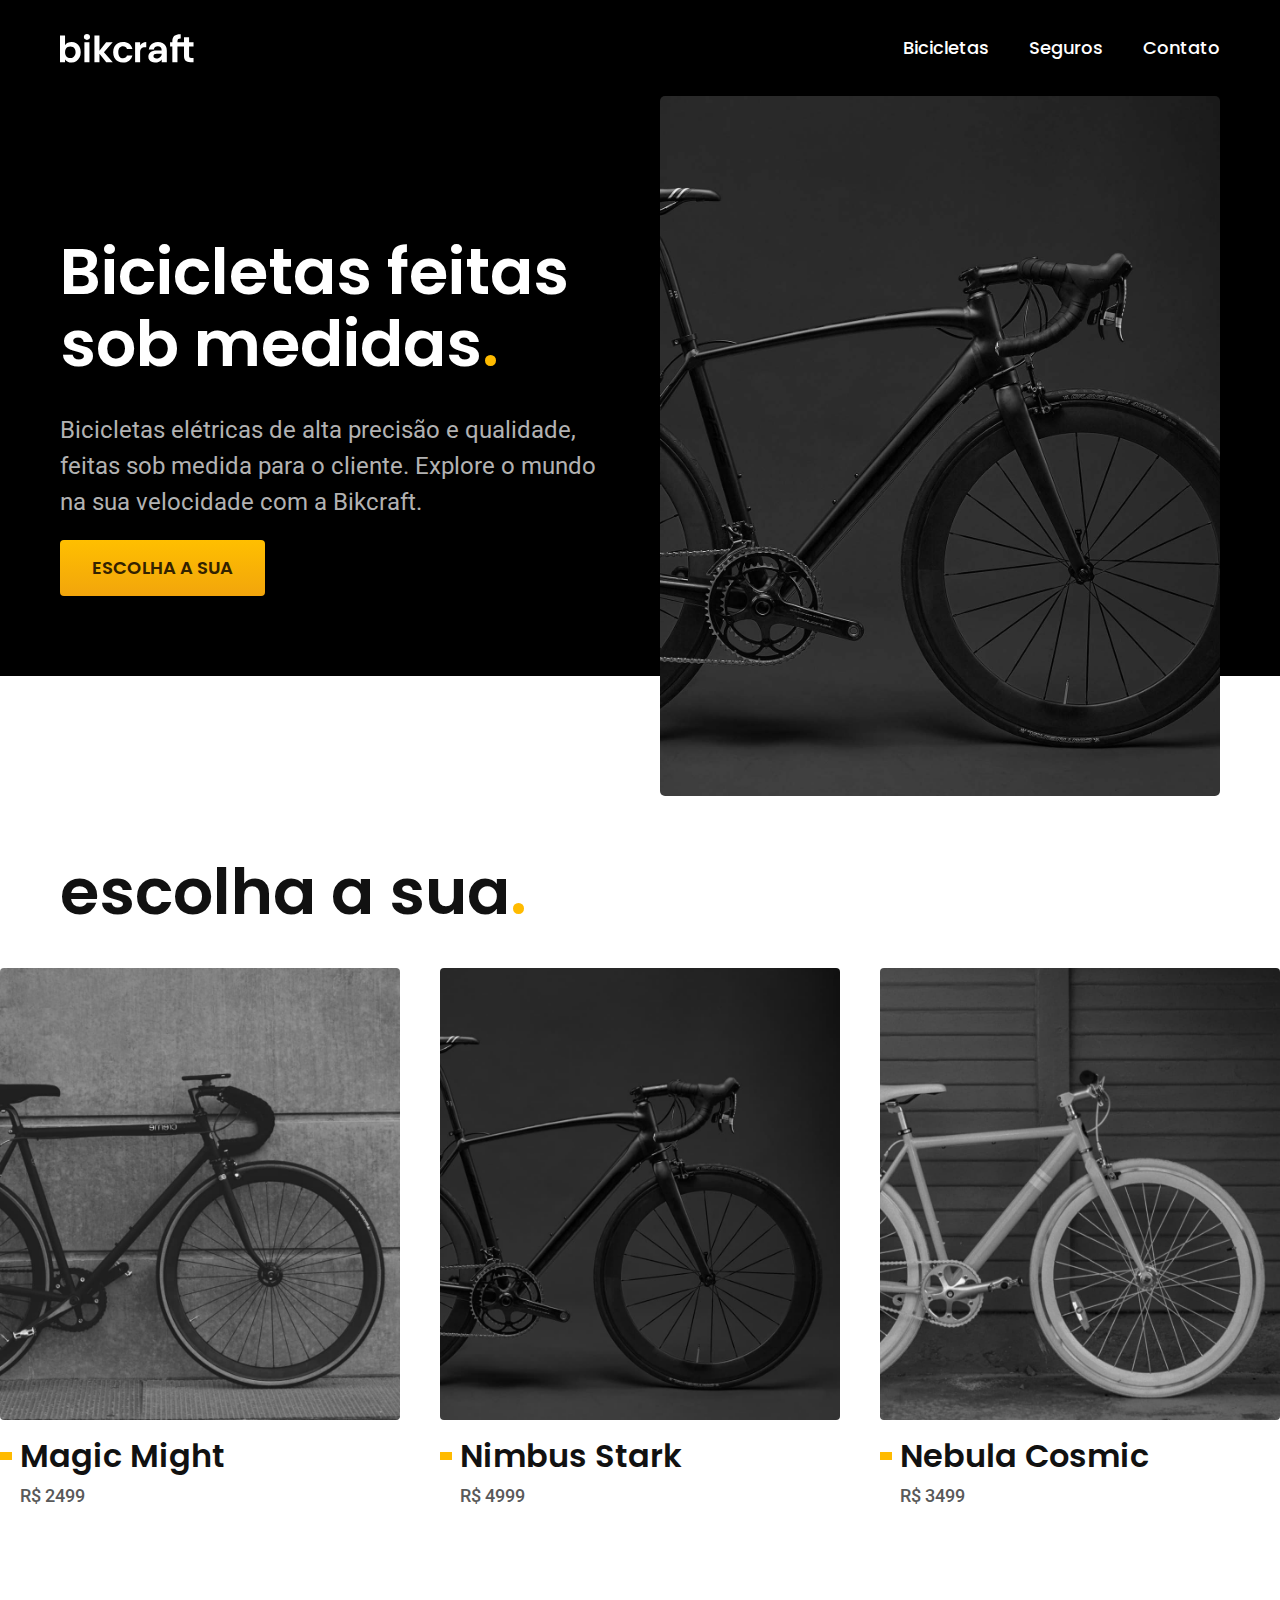
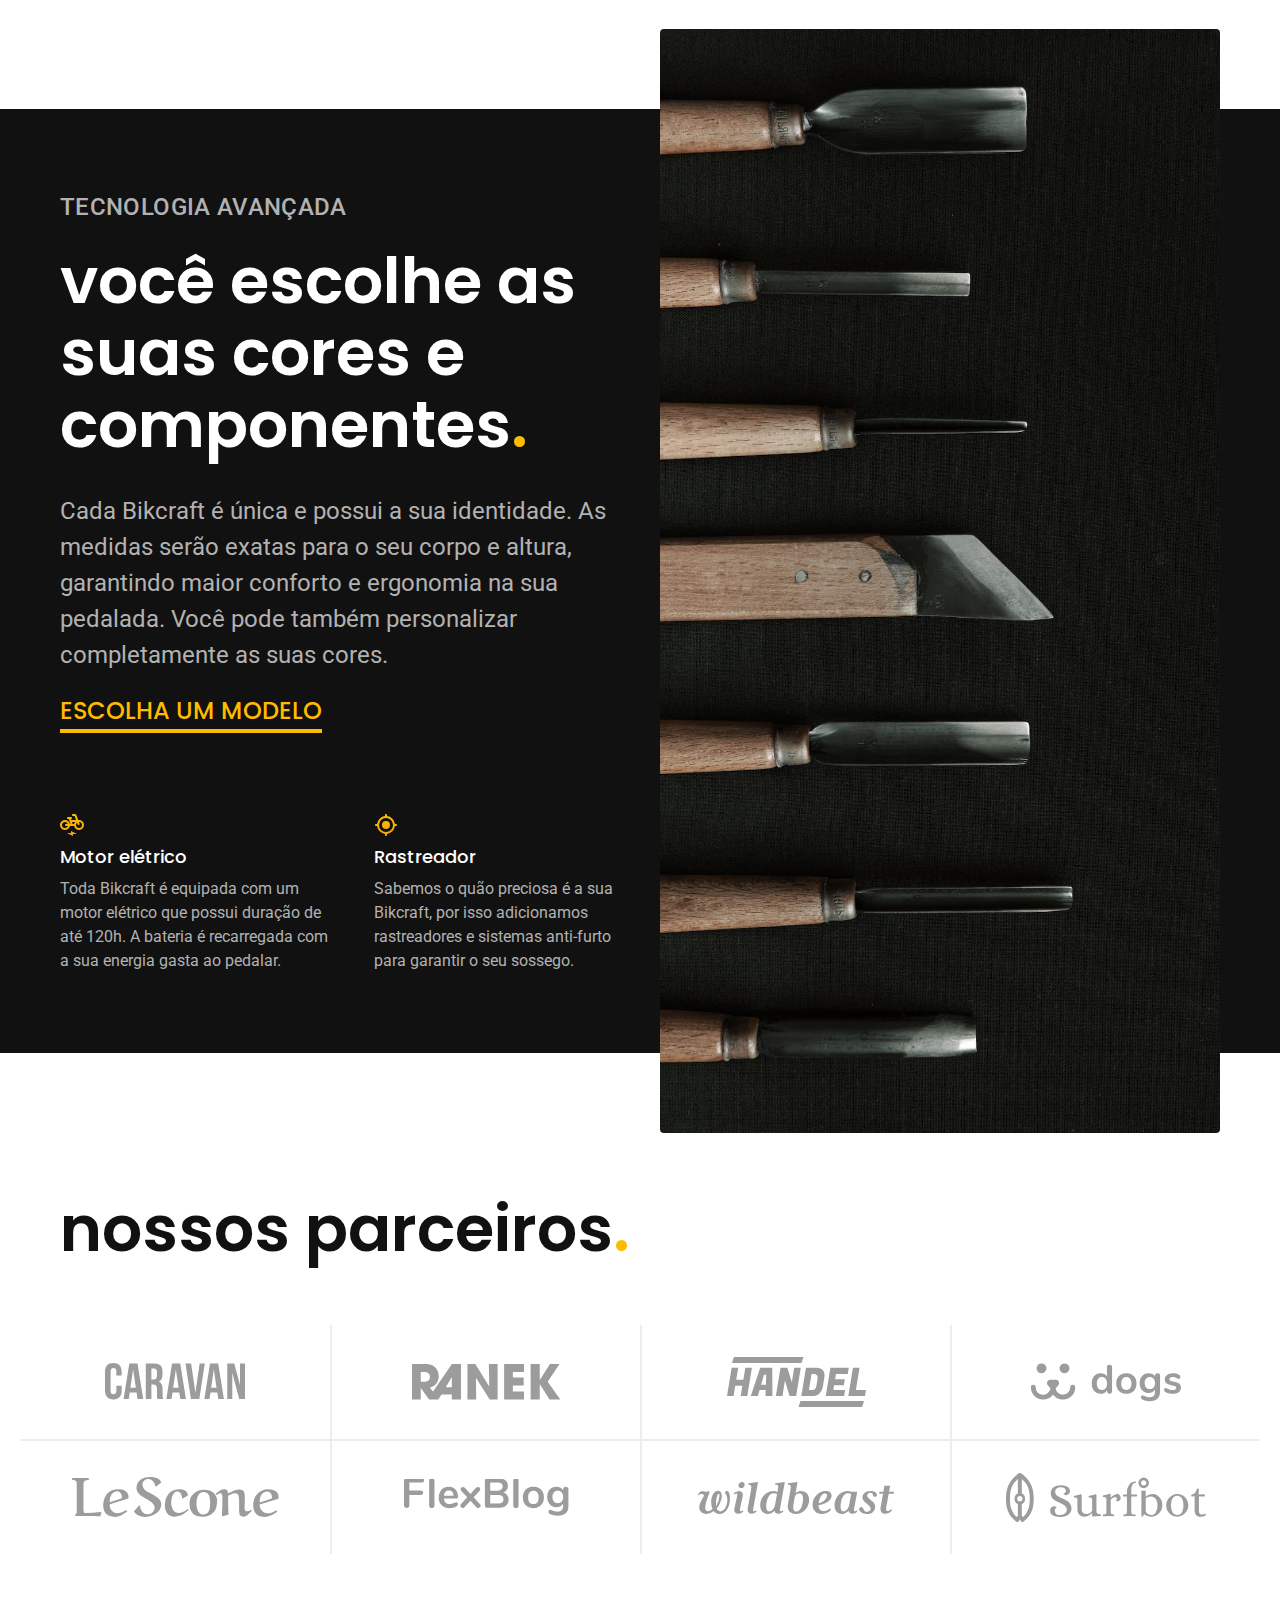
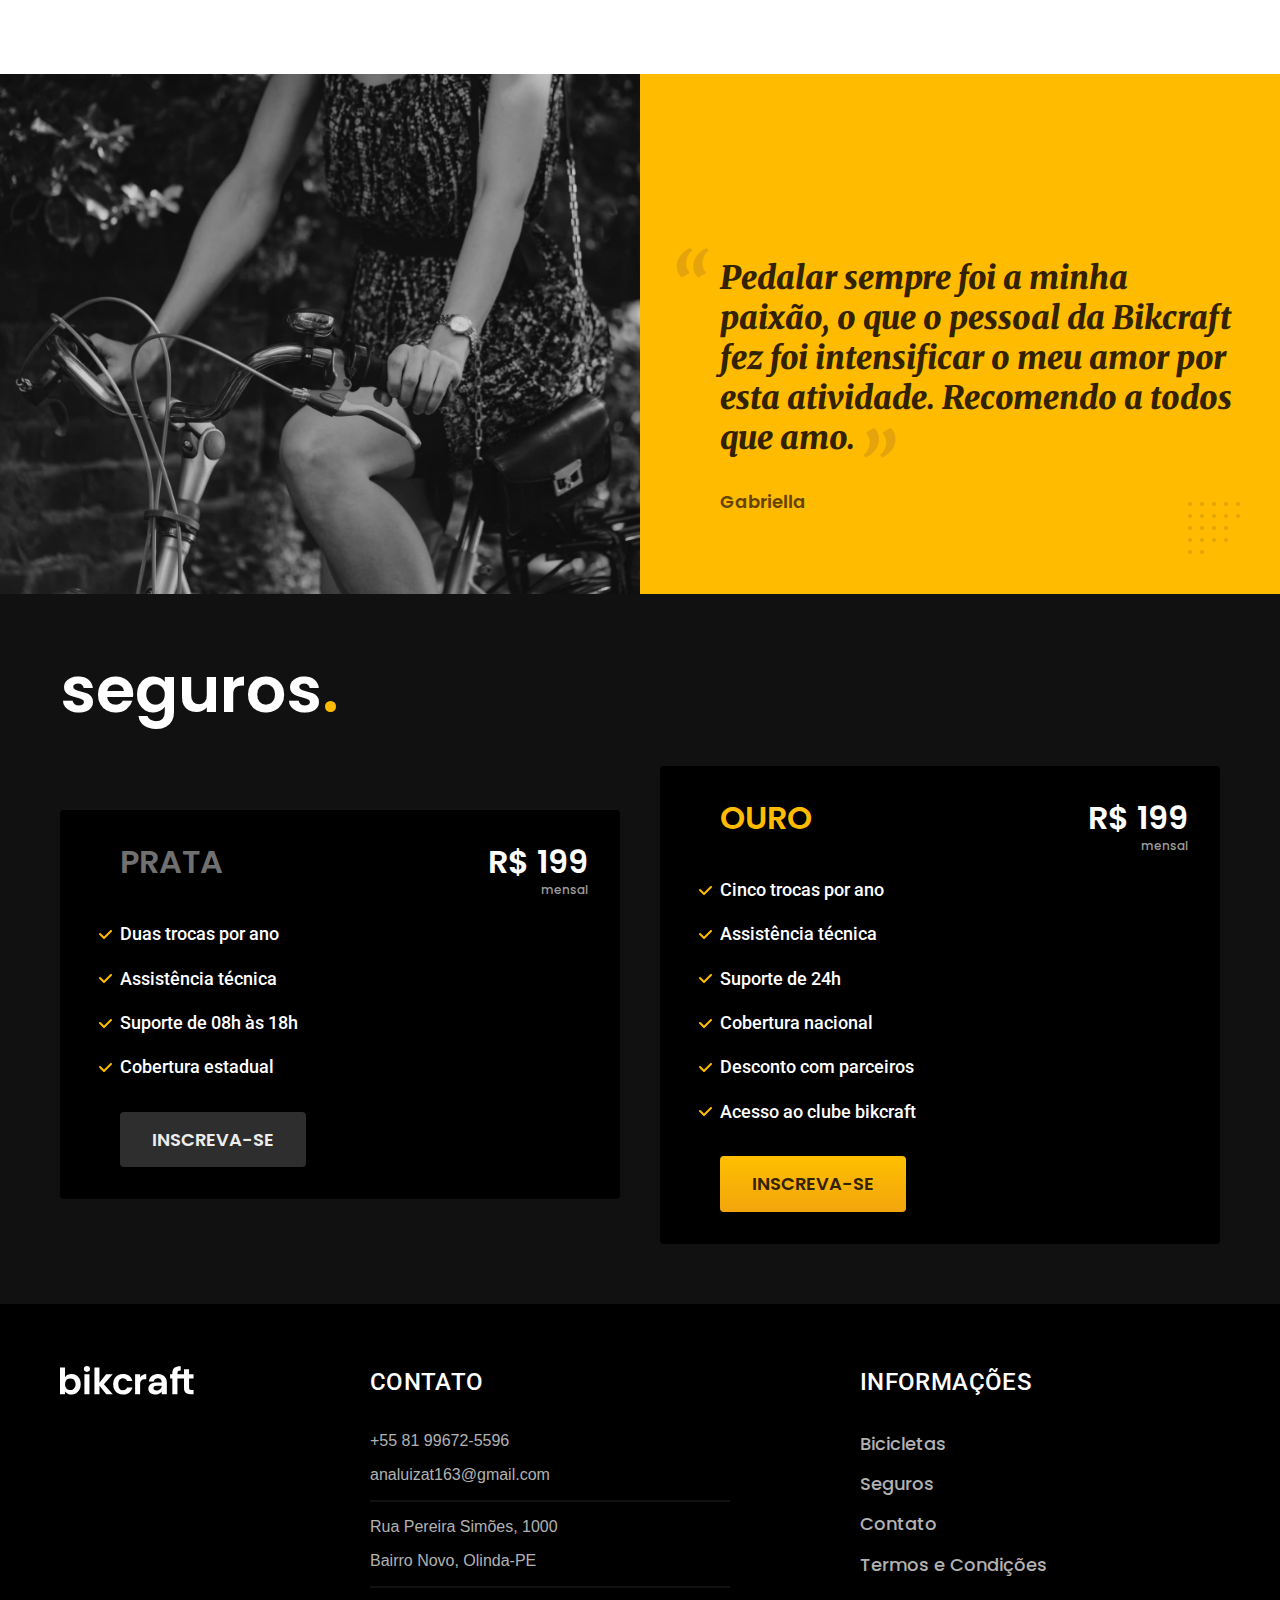
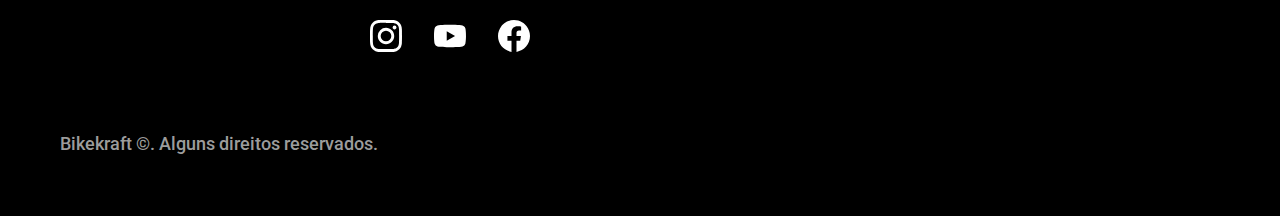
<file: index.html>
<!DOCTYPE html>
<html lang="pt-br">

<head>
  <meta charset="UTF-8">
  <meta name="description" content="Bicicletas elétricas de alta precisão e qualidade, feitas sob medida para o cliente. Explore o mundo na sua velocidade com a Bikcraft.">
  <meta name="viewport" content="width=device-width, initial-scale=1.0">
  <title>Bikcraft - Bicicletas Elétricas</title>
  <link rel="icon" href="./favicon.svg" type="image/svg+xml">
  <link rel="preload" href="./css/style.min.css" as="style">
  <link rel="stylesheet" href="./css/style.min.css">
  <link rel="preconnect" href="https://fonts.googleapis.com">
  <link rel="preconnect" href="https://fonts.gstatic.com" crossorigin>
  <link href="https://fonts.googleapis.com/css2?family=Merriweather:wght@300&family=Poppins:wght@400;600&family=Roboto:wght@400;500&display=swap" rel="stylesheet">
  <link rel="preconnect" href="https://fonts.googleapis.com">
  <link rel="preconnect" href="https://fonts.gstatic.com" crossorigin>
  <link href="https://fonts.googleapis.com/css2?family=Merriweather:ital,wght@0,300;1,900&display=swap" rel="stylesheet">
  <script> document.documentElement.classList.add('js'); </script>
</head>

<body>
  <header class="header-bg">
    <div class="header container">
      <a href="./"><img src="./img/bikcraft.svg" alt="bikcraft"></a>
      <nav aria-label="primária">
        <ul class="header-menu font-1-m cor-0">
          <li><a href="bicicletas.html"> Bicicletas </a></li>
          <li><a href="seguros.html"> Seguros </a></li>
          <li><a href="contato.html"> Contato </a></li>
        </ul>
      </nav>
    </div>
  </header>
  <main class="introducao-bg">
    <div class="introducao container">
      <div class="introducao-conteudo">
        <h1 class="font-1-xxl cor-0 fadeInDown" data-anime="200"> Bicicletas feitas sob medidas<span class="cor-p1">.</span></h1>
        <p class="font-2-l cor-5 fadeInDown" data-anime="400"> Bicicletas elétricas de alta precisão e qualidade, feitas sob medida para o cliente. Explore o mundo na sua velocidade com a Bikcraft.</p>
        <a class="botao" href="./bicicletas.html" data-anime="600"> Escolha a sua </a>
      </div>
      <picture class="fadeInDown" data-anime="800">
        <source media="(max-width: 800px)" srcset="./img/bicicletas/nimbus.jpg">
        <img src="./img/fotos/introducao.jpg" alt="bicicleta elétrica preta">
      </picture>
    </div>
  </main>
  <article class="bicicletas-lista">
    <h2 class="container font-1-xxl"> escolha a sua<span class="cor-p1">.</span></h2>
    <ul>
      <li>
        <a href="./bicicletas/magic.html">
          <img src="./img/bicicletas/magic-home.jpg" alt='Bicicleta-preta'>
          <h3 class="font-1-xl"> Magic Might </h3>
          <span class="font-2-m cor-8"> R$ 2499 </span>
        </a>
      </li>
      <li>
        <a href="./bicicletas/nimbus.html">
          <img src="./img/bicicletas/nimbus-home.jpg" alt='Bicicleta-preta'>
          <h3 class="font-1-xl"> Nimbus Stark </h3>
          <span class="font-2-m cor-8"> R$ 4999 </span>
        </a>
      </li>
      <li>
        <a href="./bicicletas/nebula.html">
          <img src="./img/bicicletas/nebula-home.jpg" alt='Bicicleta-branca'>
          <h3 class="font-1-xl"> Nebula Cosmic </h3>
          <span class="font-2-m cor-8"> R$ 3499 </span>
        </a>
      </li>
    </ul>
  </article>
  <article class="tecnologia-bg">
    <div class="tecnologia container">
      <div class="tecnologia-conteudo">
        <span class="font-2-l-b cor-5"> Tecnologia avançada </span>
        <h2 class="font-1-xxl cor-0"> você escolhe as suas cores e componentes<span class="cor-p1">.</span></h2>
        <p class="font-2-l cor-5"> Cada Bikcraft é única e possui a sua identidade. As medidas serão exatas para o seu corpo e altura, garantindo maior conforto e ergonomia na sua pedalada. Você pode também personalizar completamente as suas cores.</p>
        <a class="link" href="./bicicletas.html"> Escolha um modelo </a>
        <div class="tecnologia-vantagens">
          <div>
            <img src="./img/icones/eletrica.svg" alt="">
            <h3 class="font-1-m cor-0"> Motor elétrico </h3>
            <p class="font-2-s cor-5"> Toda Bikcraft é equipada com um motor elétrico que possui duração de até 120h. A bateria é recarregada com a sua energia gasta ao pedalar.</p>
          </div>
          <div>
            <img src="./img/icones/rastreador.svg" alt="">
            <h3 class="font-1-m cor-0"> Rastreador </h3>
            <p class="font-2-s cor-5"> Sabemos o quão preciosa é a sua Bikcraft, por isso adicionamos rastreadores e sistemas anti-furto para garantir o seu sossego.</p>
          </div>
        </div>
      </div>
      <div class="tecnologia-imagem">
        <img src="./img/fotos/tecnologia.jpg">
      </div>
    </div>
  </article>
  <section class="parceiros" aria-label="Nossos parceiros">
    <h2 class="container font-1-xxl"> nossos parceiros<span class="cor-p1">.</span></h2>
    <ul>
      <li><img src="img/parceiros/caravan.svg" alt="Caravan"></li>
      <li><img src="img/parceiros/ranek.svg" alt="Ranek"></li>
      <li><img src="img/parceiros/handel.svg" alt="handel"></li>
      <li><img src="img/parceiros/dogs.svg" alt="Dogs"></li>
      <li><img src="img/parceiros/lescone.svg" alt="LeScone"></li>
      <li><img src="img/parceiros/flexblog.svg" alt="flexblog"></li>
      <li><img src="img/parceiros/wildbeast.svg" alt="Wildbeast"></li>
      <li><img src="img/parceiros/surfbot.svg" alt="Surfbot"></li>
    </ul>
  </section>
  <section class="depoimento" aria-label="depoimento">
    <div class="depoimento-imagem">
      <img src="img/fotos/depoimento.jpg" alt="mulher andando de bicicleta">
    </div>
    <div class="depoimento-conteudo">
      <blockquote class="font-1-xl cor-p5">
        <p class=""> Pedalar sempre foi a minha paixão, o que o pessoal da Bikcraft fez foi intensificar o meu amor por esta atividade. Recomendo a todos que amo.</p>
      </blockquote>
      <span class="font-1-m-b cor-p4"> Gabriella </span>
    </div>
  </section>
  <article class="seguros-bg">
    <div class="seguros container">
      <h2 class="font-1-xxl cor-0"> seguros<span class="cor-p1">.</span></h2>
      <div class="seguros-item">
        <h3 class="font-1-xl cor-7"> PRATA </h3>
        <span class="font-1-xl cor-0"> R$ 199 <span class="font-1-xs cor-6"> mensal </span></span>
        <ul class="font-2-m cor-0">
          <li> Duas trocas por ano </li>
          <li> Assistência técnica </li>
          <li> Suporte de 08h às 18h </li>
          <li> Cobertura estadual </li>
        </ul>
        <a class="botao secundario" href="./orcamento.html"> Inscreva-se </a>
      </div>
      <div class="seguros-item">
        <h3 class="font-1-xl cor-p1"> OURO </h3>
        <span class="font-1-xl cor-0"> R$ 199 <span class="font-1-xs cor-6"> mensal </span></span>
        <ul class="font-2-m cor-0">
          <li> Cinco trocas por ano </li>
          <li> Assistência técnica </li>
          <li> Suporte de 24h </li>
          <li> Cobertura nacional </li>
          <li> Desconto com parceiros </li>
          <li> Acesso ao clube bikcraft </li>
        </ul>
        <a class="botao" href="./orcamento.html"> Inscreva-se </a>
      </div>
    </div>
    </div>
  </article>
  <footer class="footer-bg">
    <div class="footer container">
      <img src="./img/bikcraft.svg" alt="bikcraft">
      <div class="footer-contato">
        <h3 class="font-2-l-b cor-0"> CONTATO </h3>
        <ul class="contato-item cor-5">
          <li><a href="tel:+55 81 99672-5596"> +55 81 99672-5596</a></li>
          <li><a href="mailto:analuizat163@gmail.com"> analuizat163@gmail.com </a></li>
          <li> Rua Pereira Simões, 1000 </li>
          <li> Bairro Novo, Olinda-PE </li>
        </ul>
        <div class="footer-redes">
          <a href="./">
            <img src="./img/redes/instagram.svg" alt="Instagram">
          </a>
          <a href="./">
            <img src="./img/redes/youtube.svg" alt="Instagram">
          </a>
          <a href="./">
            <img src="./img/redes/facebook.svg" alt="Instagram">
          </a>
        </div>
      </div>
      <div class="footer-informacoes">
        <h3 class="font-2-l-b cor-0"> INFORMAÇÕES </h3>
        <nav>
          <ul class="font-1-m cor-5">
            <li><a href="./bicicletas.html"> Bicicletas </a></li>
            <li><a href="./seguros.html"> Seguros </a></li>
            <li><a href="./contato.html"> Contato </a></li>
            <li><a href="./termos.html"> Termos e Condições </a></li>
          </ul>
        </nav>
      </div>
      <p class="footer-copy font-2-m cor-6"> Bikekraft ©. Alguns direitos reservados. </p>
    </div>
  </footer>

  <script src="../js/plugins/simple-anime.js"></script>
  <script src="./js/script.js"></script>
</body>

</html>
</file>
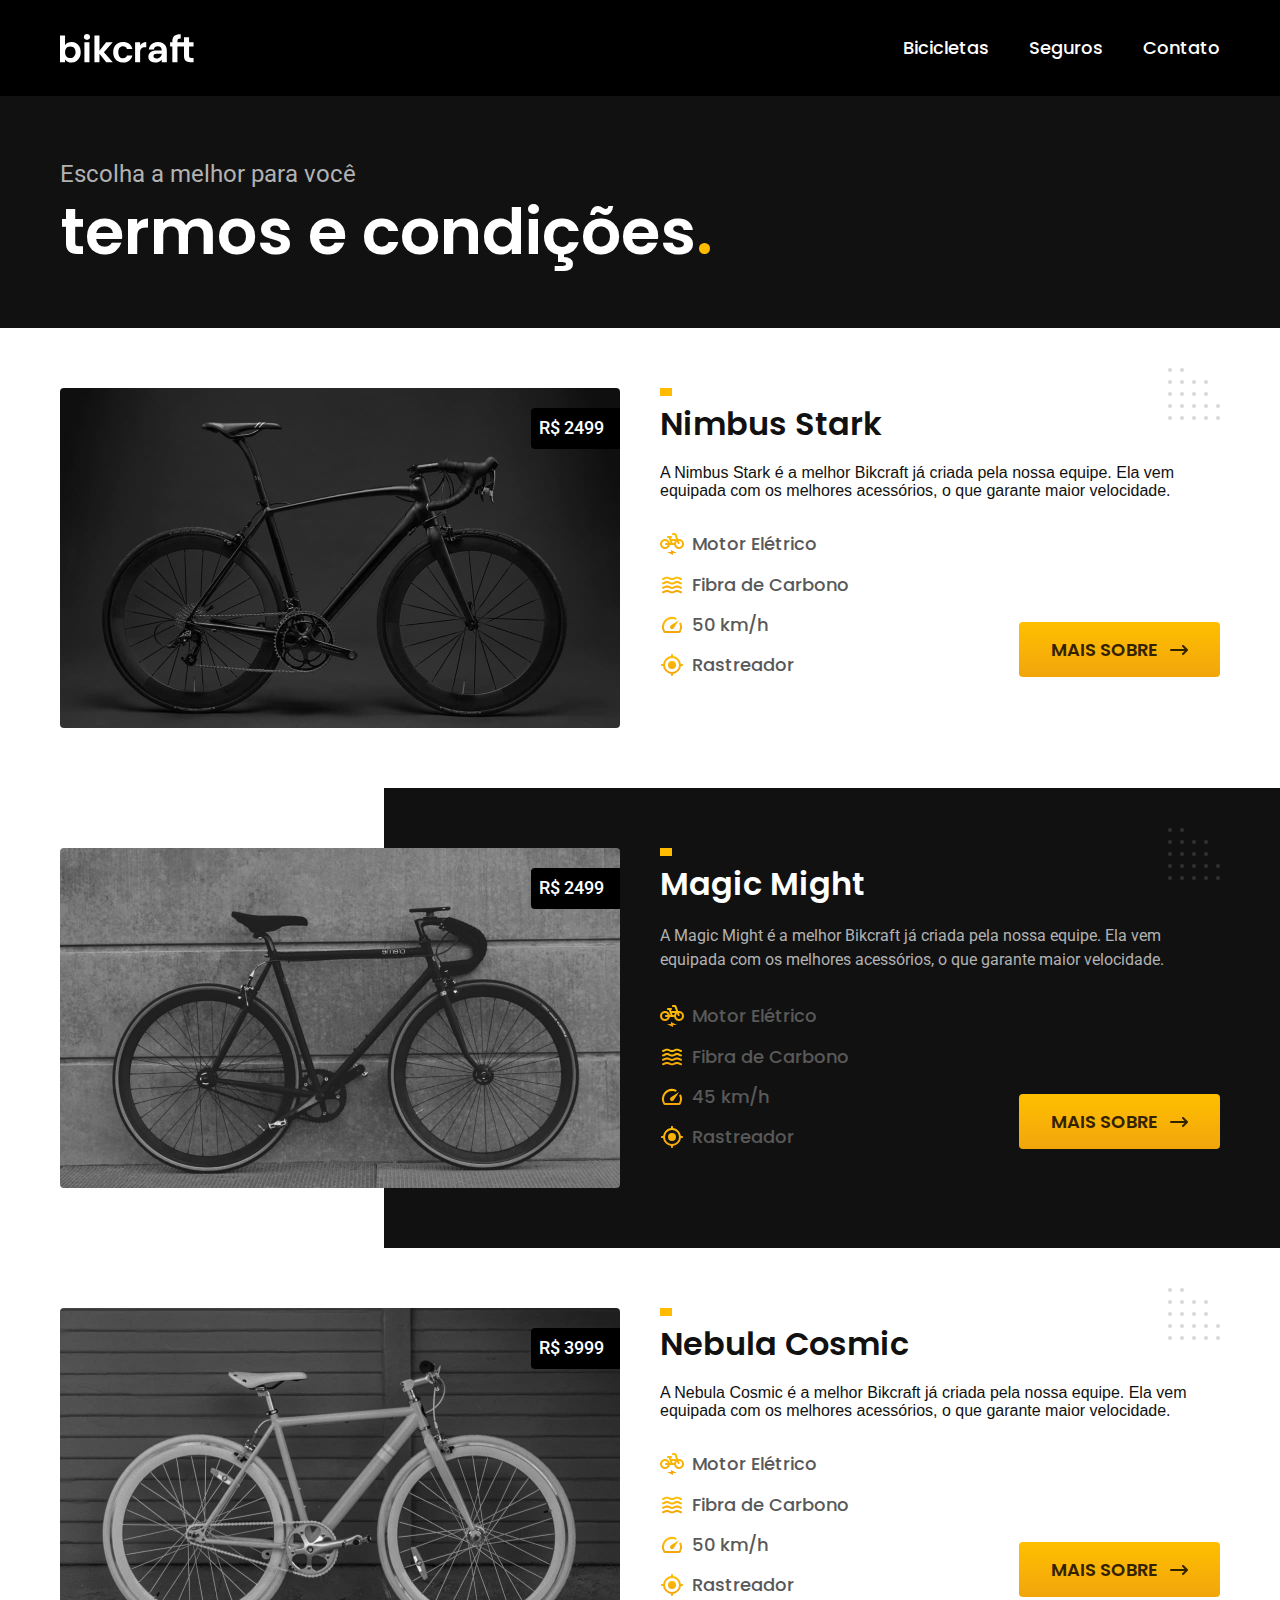
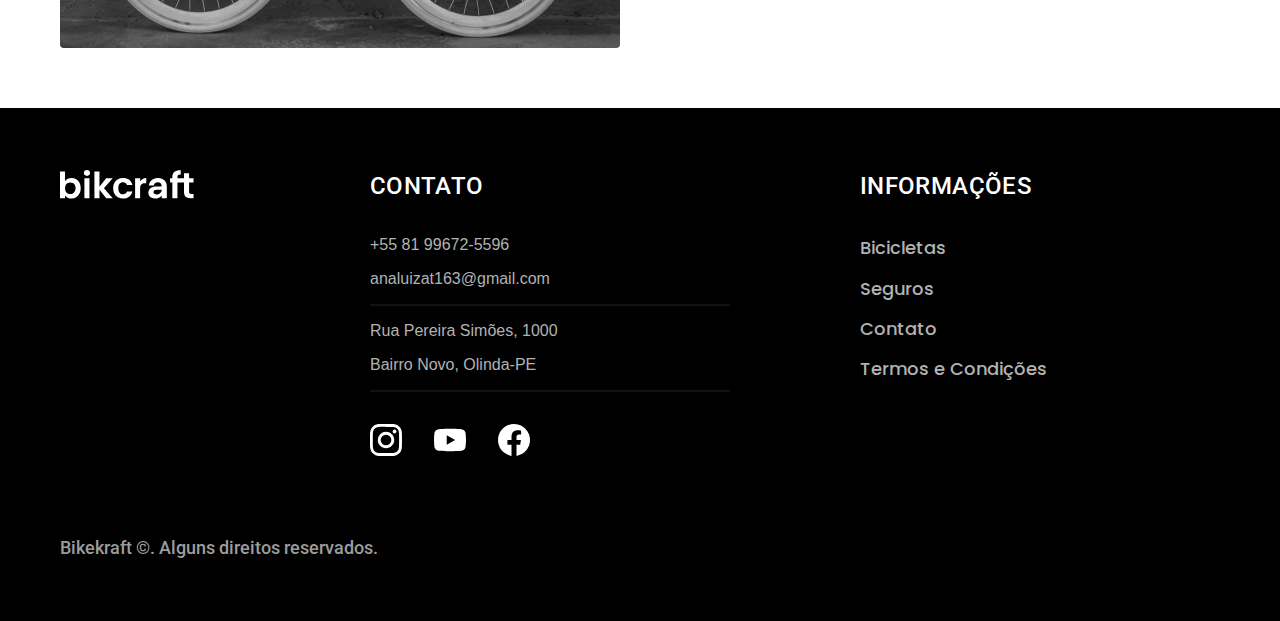
<file: bicicletas.html>
<!DOCTYPE html>
<html lang="pt-br">

<head>
  <meta charset="UTF-8">
  <meta name="description" content="Bicicletas elétricas de alta precisão e qualidade, feitas sob medida para o cliente. Explore o mundo na sua velocidade com a Bikcraft.">
  <meta name="viewport" content="Termos e condições - Bikcraft">
  <title> Bicicletas | Bikcraft </title>
  <link rel="icon" href="./favicon.svg" type="image/svg+xml">
  <link rel="preload" href="./css/style.min.css" as="style">
  <link rel="stylesheet" href="./css/style.min.css">
  <link rel="preconnect" href="https://fonts.googleapis.com">
  <link rel="preconnect" href="https://fonts.gstatic.com" crossorigin>
  <link href="https://fonts.googleapis.com/css2?family=Merriweather:wght@300&family=Poppins:wght@400;600&family=Roboto:wght@400;500&display=swap" rel="stylesheet">
  <link rel="preconnect" href="https://fonts.googleapis.com">
  <link rel="preconnect" href="https://fonts.gstatic.com" crossorigin>
  <link href="https://fonts.googleapis.com/css2?family=Merriweather:ital,wght@0,300;1,900&display=swap" rel="stylesheet">
  <script> document.documentElement.classList.add('js'); </script>
</head>

<body id="bicicletas">
  <header class="header-bg">
    <div class="header container">
      <a href="./">
        <img src="./img/bikcraft.svg" alt="Bikcraft" width="136" height="32">
      </a>
      <nav aria-label="primaria">
        <ul class="header-menu font-1-m cor-0">
          <li><a href="./bicicletas.html">Bicicletas</a></li>
          <li><a href="./seguros.html">Seguros</a></li>
          <li><a href="./contato.html">Contato</a></li>
        </ul>
      </nav>
    </div>
  </header>
  <main>
    <div class="titulo-bg">
      <div class="titulo container">
        <p class="font-2-l cor-5">Escolha a melhor para você</p>
        <h1 class="font-1-xxl cor-0">termos e condições<span class="cor-p1">.</span></h1>
      </div>
    </div>
    <div class="bicicletas container">
      <div class="bicicletas-imagem">
        <img src="./img/bicicletas/nimbus.jpg" alt="bicicleta-preta">
        <span class="font-2-m cor-0">R$ 2499 </span>
      </div>
      <div class="bicicletas-conteudo">
        <h2 class="font-1-xl"> Nimbus Stark </h2>
        <p> A Nimbus Stark é a melhor Bikcraft já criada pela nossa equipe. Ela vem equipada com os melhores acessórios, o que garante maior velocidade.</p>
        <ul class="font-1-m cor-8">
          <li>
            <img src="./img/icones/eletrica.svg">
            Motor Elétrico
          </li>
          <li>
            <img src="./img/icones/carbono.svg">
            Fibra de Carbono
          </li>
          <li>
            <img src="./img/icones/velocidade.svg">
            50 km/h
          </li>
          <li>
            <img src="./img/icones/rastreador.svg">
            Rastreador
          </li>
        </ul>
        <a class="botao seta" href="./bicicletas/nimbus.html" alt=""> MAIS SOBRE </a>
      </div>
    </div>
    <div class="bicicletas-bg">
      <div class="bicicletas container">
        <div class="bicicletas-imagem">
          <img src="./img/bicicletas/magic.jpg" alt="bicicleta-preta">
          <span class="font-2-m cor-0">R$ 2499 </span>
        </div>
        <div class="bicicletas-conteudo">
          <h2 class="font-1-xl cor-0"> Magic Might </h2>
          <p class="font-2-s cor-5"> A Magic Might é a melhor Bikcraft já criada pela nossa equipe. Ela vem equipada com os melhores acessórios, o que garante maior velocidade.</p>
          <ul class="font-1-m cor-8">
            <li>
              <img src="./img/icones/eletrica.svg">
              Motor Elétrico
            </li>
            <li>
              <img src="./img/icones/carbono.svg">
              Fibra de Carbono
            </li>
            <li>
              <img src="./img/icones/velocidade.svg">
              45 km/h
            </li>
            <li>
              <img src="./img/icones/rastreador.svg">
              Rastreador
            </li>
          </ul>
          <a class="botao seta" href="./bicicletas/magic.html" alt=""> MAIS SOBRE </a>
        </div>
      </div>
    </div>
    <div class="bicicletas container">
      <div class="bicicletas-imagem">
        <img src="./img/bicicletas/nebula.jpg" alt="bicicleta-branca">
        <span class="font-2-m cor-0">R$ 3999 </span>
      </div>
      <div class="bicicletas-conteudo">
        <h2 class="font-1-xl"> Nebula Cosmic </h2>
        <p> A Nebula Cosmic é a melhor Bikcraft já criada pela nossa equipe. Ela vem equipada com os melhores acessórios, o que garante maior velocidade.</p>
        <ul class="font-1-m cor-8">
          <li>
            <img src="./img/icones/eletrica.svg">
            Motor Elétrico
          </li>
          <li>
            <img src="./img/icones/carbono.svg">
            Fibra de Carbono
          </li>
          <li>
            <img src="./img/icones/velocidade.svg">
            50 km/h
          </li>
          <li>
            <img src="./img/icones/rastreador.svg">
            Rastreador
          </li>
        </ul>
        <a class="botao seta" href="./bicicletas/nebula.html" alt=""> MAIS SOBRE </a>
      </div>
    </div>
  </main>
  <footer class="footer-bg">
    <div class="footer container">
      <img src="../img/bikcraft.svg" alt="bikcraft">
      <div class="footer-contato">
        <h3 class="font-2-l-b cor-0"> CONTATO </h3>
        <ul class="contato-item cor-5">
          <li><a href="tel:+55 81 99672-5596"> +55 81 99672-5596</a></li>
          <li><a href="mailto:analuizat163@gmail.com"> analuizat163@gmail.com </a></li>
          <li> Rua Pereira Simões, 1000 </li>
          <li> Bairro Novo, Olinda-PE </li>
        </ul>
        <div class="footer-redes">
          <a href="./">
            <img src="../img/redes/instagram.svg" alt="Instagram">
          </a>
          <a href="./">
            <img src="../img/redes/youtube.svg" alt="Instagram">
          </a>
          <a href="./">
            <img src="../img/redes/facebook.svg" alt="Instagram">
          </a>
        </div>
      </div>
      <div class="footer-informacoes">
        <h3 class="font-2-l-b cor-0"> INFORMAÇÕES </h3>
        <nav>
          <ul class="font-1-m cor-5">
            <li><a href="./bicicletas.html"> Bicicletas </a></li>
            <li><a href="./seguros.html"> Seguros </a></li>
            <li><a href="./contato.html"> Contato </a></li>
            <li><a href="./termos.html"> Termos e Condições </a></li>
          </ul>
        </nav>
      </div>
      <p class="footer-copy font-2-m cor-6"> Bikekraft ©. Alguns direitos reservados. </p>
    </div>
  </footer>
  <script src="./js/script.js"></script>
</body>

</html>
</file>
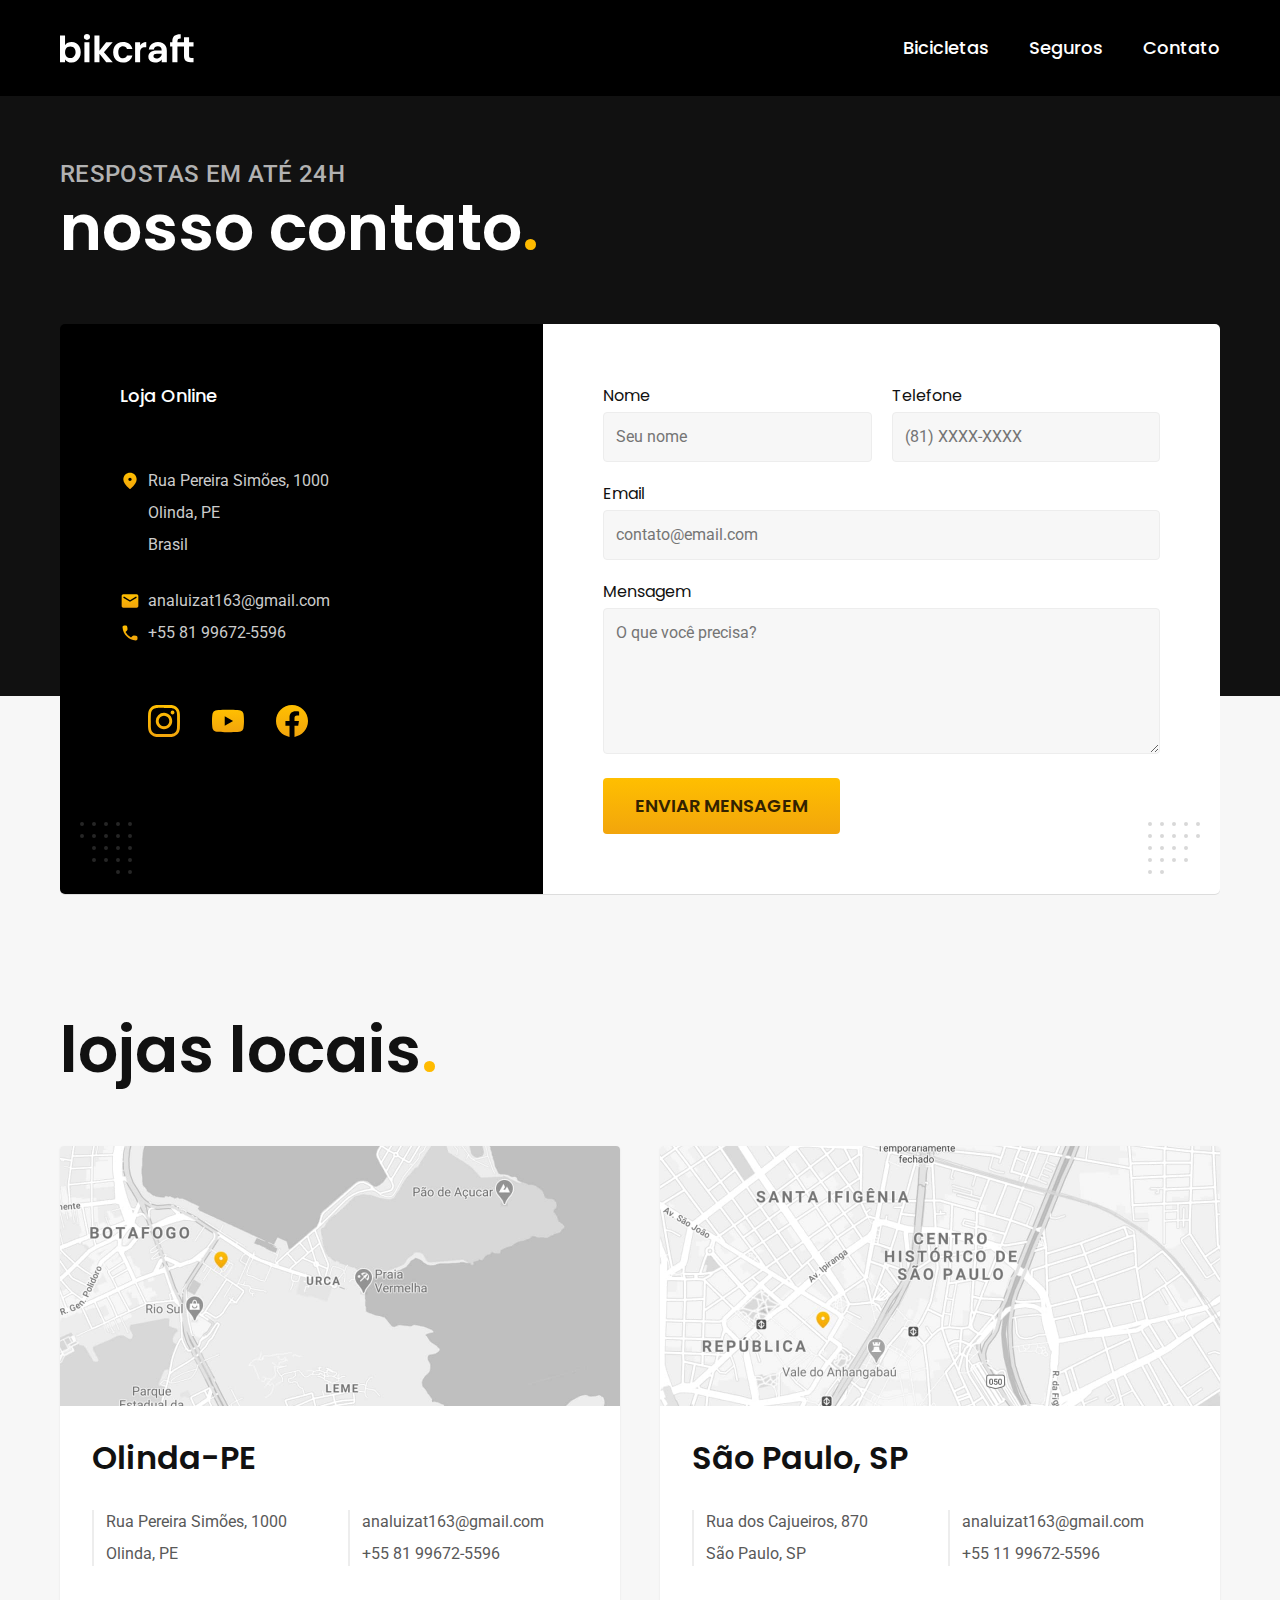
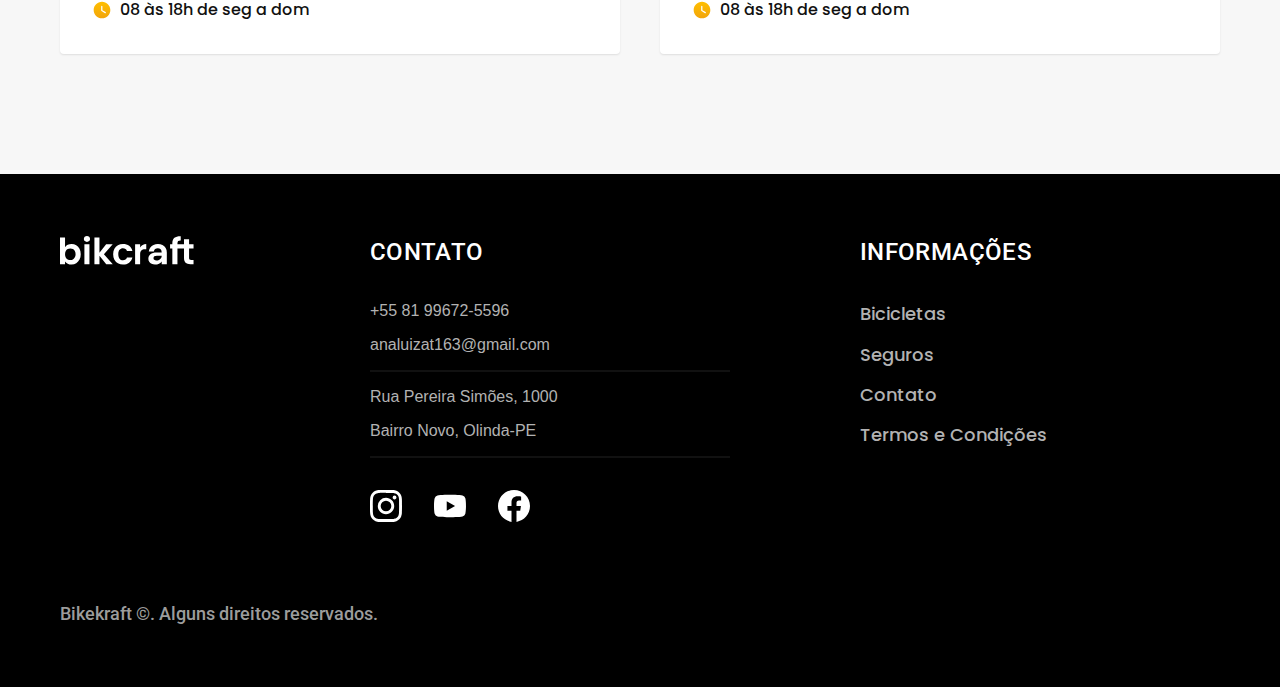
<file: contato.html>
<!DOCTYPE html>
<html lang="pt-br">

<head>
  <meta charset="UTF-8">
  <meta name="description" content="Bicicletas elétricas de alta precisão e qualidade, feitas sob medida para o cliente. Explore o mundo na sua velocidade com a Bikcraft.">
  <meta name="viewport" content="Nosso contato - Bikcraft">
  <title> Contato | Bikcraft </title>
  <link rel="icon" href="./favicon.svg" type="image/svg+xml">
  <link rel="preload" href="./css/style.min.css" as="style">
  <link rel="stylesheet" href="./css/style.min.css">
  <link rel="preconnect" href="https://fonts.googleapis.com">
  <link rel="preconnect" href="https://fonts.gstatic.com" crossorigin>
  <link href="https://fonts.googleapis.com/css2?family=Merriweather:wght@300&family=Poppins:wght@400;600&family=Roboto:wght@400;500&display=swap" rel="stylesheet">
  <link rel="preconnect" href="https://fonts.googleapis.com">
  <link rel="preconnect" href="https://fonts.gstatic.com" crossorigin>
  <link href="https://fonts.googleapis.com/css2?family=Merriweather:ital,wght@0,300;1,900&display=swap" rel="stylesheet">
  <script> document.documentElement.classList.add('js'); </script>
</head>

<body id="contato">
  <header class="header-bg">
    <div class="header container">
      <a href="./">
        <img src="./img/bikcraft.svg" alt="Bikcraft" width="136" height="32">
      </a>
      <nav aria-label="primaria">
        <ul class="header-menu font-1-m cor-0">
          <li><a href="./bicicletas.html">Bicicletas</a></li>
          <li><a href="./seguros.html">Seguros</a></li>
          <li><a href="./contato.html">Contato</a></li>
        </ul>
      </nav>
    </div>
  </header>
  <main id="contato">
    <div class="titulo-bg">
      <div class="container">
        <p class="font-2-l-b cor-5">Respostas em até 24h</p>
        <h1 class="font-1-xxl cor-0">nosso contato<span class="cor-p1">.</span></h1>
      </div>
    </div>
    <div class="contato container">
      <section class="contato-dados" aria-label="Endereço">
        <h2 class="font-1-m cor-0"> Loja Online </h2>
        <div class="contato-endereco font-2-s cor-4">
          <p> Rua Pereira Simões, 1000 </p>
          <p> Olinda, PE </p>
          <p> Brasil </p>
        </div>
        <address class="contato-meios font-2-s cor-4">
          <a href="mailto:analuizat163@gmail.com"> analuizat163@gmail.com </a>
          <a href="tel:+55 81 99672-5596"> +55 81 99672-5596</a>
        </address>
        <div class="contato-redes">
          <a href="./">
            <img src="./img/redes/instagram-p.svg" alt="Instagram">
          </a>
          <a href="./">
            <img src="./img/redes/youtube-p.svg" alt="Instagram">
          </a>
          <a href="./">
            <img src="./img/redes/facebook-p.svg" alt="Instagram">
          </a>
        </div>
      </section>
      <section class="contato-formulario" aria-label="Formulário">
        <form class="form" action="./contato.html">
          <div>
            <label for="nome">Nome</label>
            <input type="text" id="nome" name="nome" placeholder="Seu nome">
          </div>
          <div>
            <label for="telefone">Telefone</label>
            <input type="text" id="telefone" name="telefone" placeholder="(81) XXXX-XXXX">
          </div>
          <div class="col-2">
            <label for="email">Email</label>
            <input type="email" id="email" name="email" placeholder="contato@email.com">
          </div>
          <div class="col-2">
            <label for="mensagem">Mensagem</label>
            <textarea rows="5" id="mensagem" name="mensagem" placeholder="O que você precisa?"></textarea>
          </div>
          <button class="botao col-2">Enviar Mensagem </button>
        </form>
    </div>
  </main>
  <article class="lojas container">
    <h2 class="font-1-xxl">lojas locais<span class="cor-p1">.</span></h2>
    <div class="lojas-item">
      <img src="./img/lojas/rj.jpg" alt="mapa marcando o enderço da Rua Pereira Simões, 1000. Olinda-PE">
      <div class="lojas-conteudo">
        <h3 class="font-1-xl"> Olinda-PE </h3>
        <div class="lojas-dados font-2-s cor-8">
          <p> Rua Pereira Simões, 1000 </p>
          <p> Olinda, PE </p>
        </div>
        <div class="lojas-dados font-2-s cor-8">
          <a href="mailto:analuizat163@gmail.com"> analuizat163@gmail.com </a>
          <a href="tel:+55 81 99672-5596"> +55 81 99672-5596</a>
        </div>
        <p class="lojas-tempo font-1-s"><img src="./img/icones/horario.svg"> 08 às 18h de seg a dom </p>
      </div>
    </div>
    <div class="lojas-item">
      <img src="./img/lojas/sp.jpg" alt="mapa marcando o enderço da Rua dos Cajueiros, 870. São Paulo-SP">
      <div class="lojas-conteudo">
        <h3 class="font-1-xl"> São Paulo, SP </h3>
        <div class="lojas-dados font-2-s cor-8">
          <p> Rua dos Cajueiros, 870 </p>
          <p> São Paulo, SP </p>
        </div>
        <div class="lojas-dados font-2-s cor-8">
          <a href="mailto:analuizat163@gmail.com"> analuizat163@gmail.com </a>
          <a href="tel:+55 81 99672-5596"> +55 11 99672-5596</a>
        </div>
        <p class="lojas-tempo font-1-s"><img src="./img/icones/horario.svg"> 08 às 18h de seg a dom </p>
      </div>
    </div>
  </article>

  <footer class="footer-bg">
    <div class="footer container">
      <img src="./img/bikcraft.svg" alt="bikcraft">
      <div class="footer-contato">
        <h3 class="font-2-l-b cor-0"> CONTATO </h3>
        <ul class="contato-item cor-5">
          <li><a href="tel:+55 81 99672-5596"> +55 81 99672-5596</a></li>
          <li><a href="mailto:analuizat163@gmail.com"> analuizat163@gmail.com </a></li>
          <li> Rua Pereira Simões, 1000 </li>
          <li> Bairro Novo, Olinda-PE </li>
        </ul>
        <div class="footer-redes">
          <a href="./">
            <img src="./img/redes/instagram.svg" alt="Instagram">
          </a>
          <a href="./">
            <img src="./img/redes/youtube.svg" alt="Instagram">
          </a>
          <a href="./">
            <img src="./img/redes/facebook.svg" alt="Instagram">
          </a>
        </div>
      </div>
      <div class="footer-informacoes">
        <h3 class="font-2-l-b cor-0"> INFORMAÇÕES </h3>
        <nav>
          <ul class="font-1-m cor-5">
            <li><a href="./bicicletas.html"> Bicicletas </a></li>
            <li><a href="./seguros.html"> Seguros </a></li>
            <li><a href="./contato.html"> Contato </a></li>
            <li><a href="./termos.html"> Termos e Condições </a></li>
          </ul>
        </nav>
      </div>
      <p class="footer-copy font-2-m cor-6"> Bikekraft ©. Alguns direitos reservados. </p>
    </div>
  </footer>
  <script src="./js/script.js"></script>
</body>

</html>
</file>
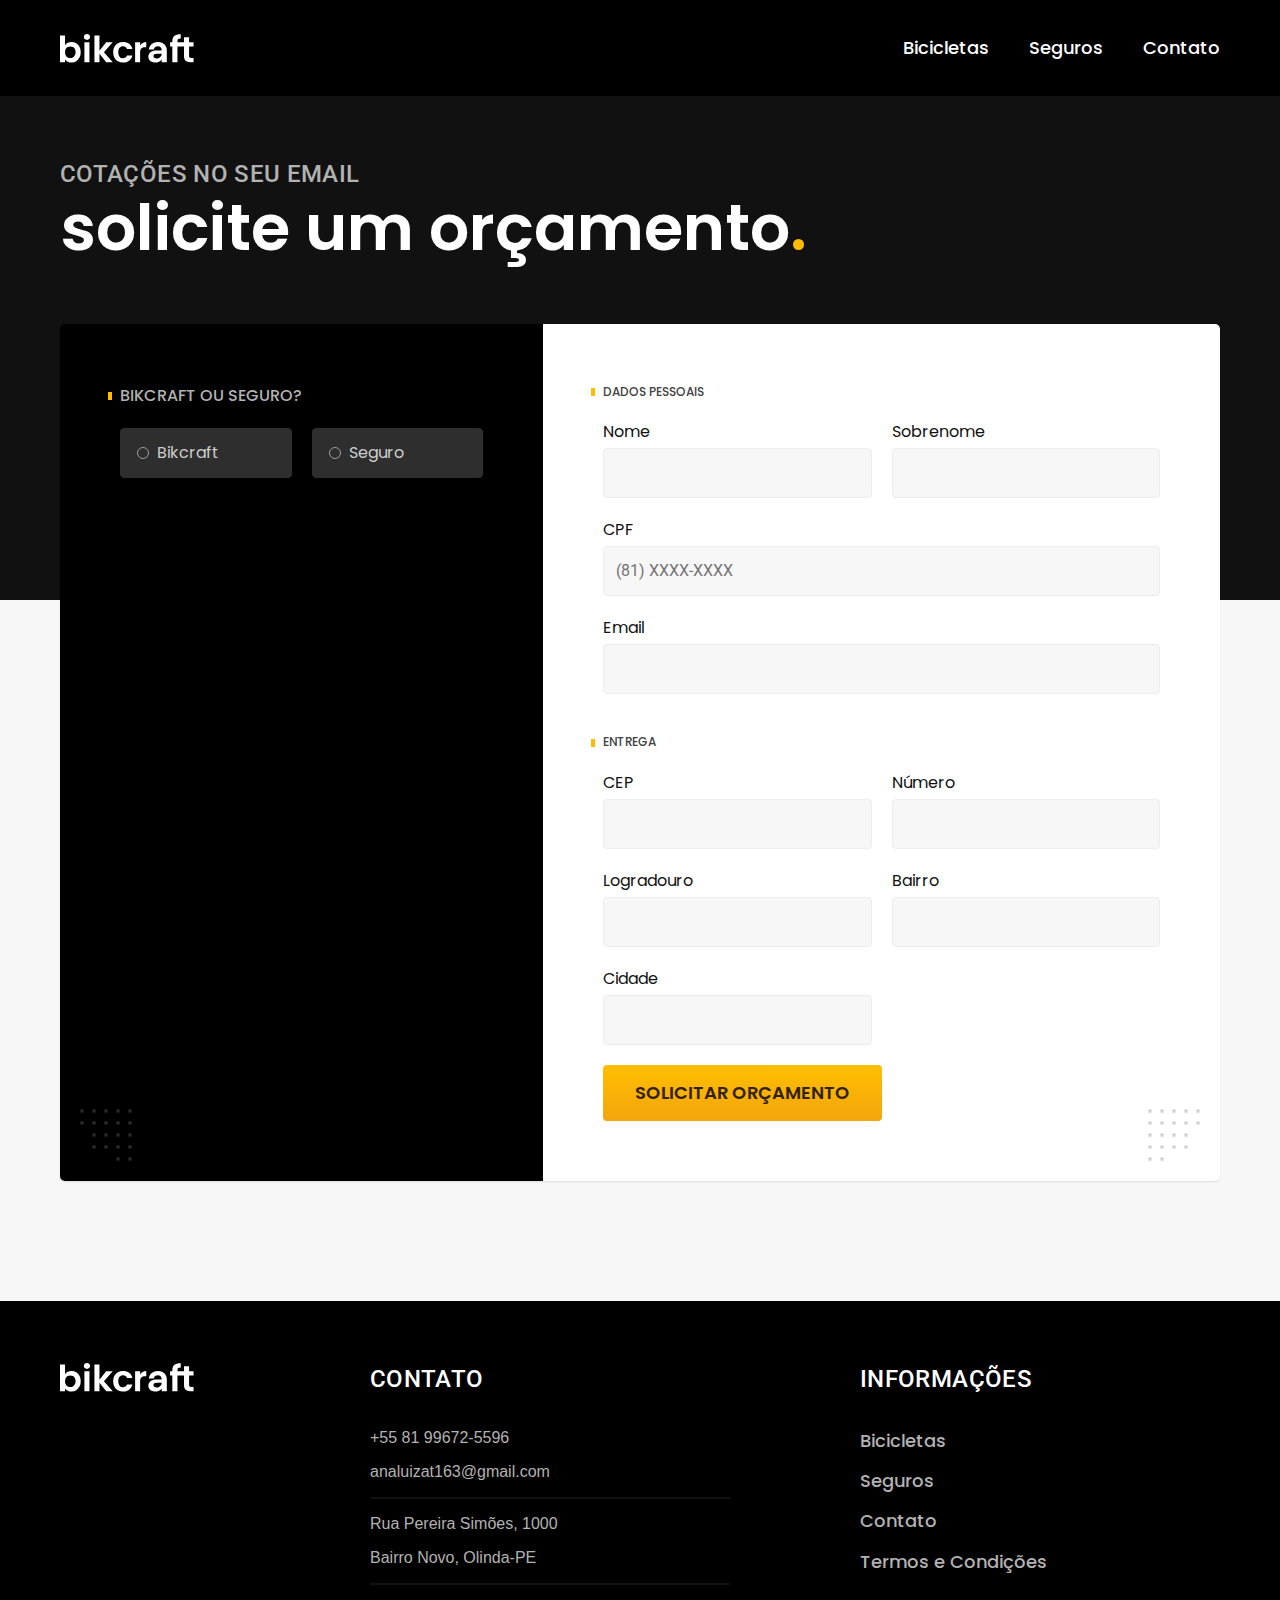
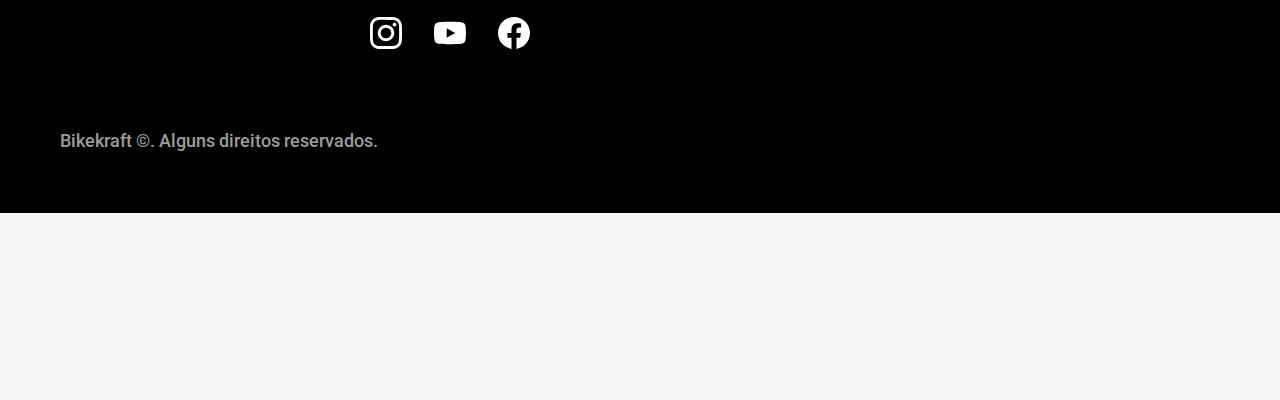
<file: orcamento.html>
<!DOCTYPE html>
<html lang="pt-br">

<head>
  <meta charset="UTF-8">
  <meta name="description" content="Bicicletas elétricas de alta precisão e qualidade, feitas sob medida para o cliente. Explore o mundo na sua velocidade com a Bikcraft.">
  <meta name="viewport" content="Informações sobre orçamento - Bikcraft">
  <title> Orçamento | Bikcraft </title>
  <link rel="icon" href="./favicon.svg" type="image/svg+xml">
  <link rel="preload" href="./css/style.min.css" as="style">
  <link rel="stylesheet" href="./css/style.min.css">
  <link rel="preconnect" href="https://fonts.googleapis.com">
  <link rel="preconnect" href="https://fonts.gstatic.com" crossorigin>
  <link href="https://fonts.googleapis.com/css2?family=Merriweather:wght@300&family=Poppins:wght@400;600&family=Roboto:wght@400;500&display=swap" rel="stylesheet">
  <link rel="preconnect" href="https://fonts.googleapis.com">
  <link rel="preconnect" href="https://fonts.gstatic.com" crossorigin>
  <link href="https://fonts.googleapis.com/css2?family=Merriweather:ital,wght@0,300;1,900&display=swap" rel="stylesheet">
  <script> document.documentElement.classList.add('js'); </script>
</head>

<body id="orcamento">
  <header class="header-bg">
    <div class="header container">
      <a href="./">
        <img src="./img/bikcraft.svg" alt="Bikcraft" width="136" height="32">
      </a>
      <nav aria-label="primaria">
        <ul class="header-menu font-1-m cor-0">
          <li><a href="./bicicletas.html">Bicicletas</a></li>
          <li><a href="./seguros.html">Seguros</a></li>
          <li><a href="./contato.html">Contato</a></li>
        </ul>
      </nav>
    </div>
  </header>

  <main>
    <div class="titulo-bg">
      <div class="container">
        <p class="font-2-l-b cor-5">Cotações no seu email</p>
        <h1 class="font-1-xxl cor-0">solicite um orçamento<span class="cor-p1">.</span></h1>
      </div>
    </div>
    <form class="orcamento container" action="./">
      <div class="orcamento-produto">
        <h2 class="font-1-s cor-5">Bikcraft ou Seguro?</h2>

        <input type="radio" name="tipo" value="bikcraft" id="bikcraft">
        <label for="bikcraft"> Bikcraft </label>

        <input type="radio" name="tipo" value="seguro" id="seguro">
        <label for="seguro"> Seguro </label>

        <div class="orcamento-conteudo" id="orcamento-bikcraft">
          <h2 class="font-1-xs cor-5"> Escolha a sua </h2>

          <input type="radio" name="produto" value="nimbus" id="nimbus">
          <label for="nimbus">Nimbus Stark <span>R$ 4999</span></label>
          <div class="orcamento-detalhes">
            <ul class="font-1-xs cor-8">
              <li> <img src="./img/icones/eletrica.svg" alt=""> Motor Elétrico </li>
              <li> <img src="./img/icones/carbono.svg" alt=""> Fibra de Crabono </li>
              <li> <img src="./img/icones/velocidade.svg" alt=""> 50 km/h </li>
              <li> <img src="./img/icones/rastreador.svg" alt=""> Rastreador </li>
            </ul>
            <img src="./img/bicicletas/nimbus.jpg" alt="bicicleta-preta">
          </div>
          <input type="radio" name="produto" value="magic" id="magic">
          <label for="magic">Magic Might<span>R$ 2499</span></label>
          <div class="orcamento-detalhes">
            <ul class="font-1-xs cor-8">
              <li> <img src="./img/icones/eletrica.svg" alt=""> Motor Elétrico </li>
              <li> <img src="./img/icones/carbono.svg" alt=""> Fibra de Crabono </li>
              <li> <img src="./img/icones/velocidade.svg" alt=""> 45 km/h </li>
              <li> <img src="./img/icones/rastreador.svg" alt=""> Rastreador </li>
            </ul>
            <img src="./img/bicicletas/magic.jpg" alt="bicicleta-preta">
          </div>

          <input type="radio" name="produto" value="nebula" id="nebula">
          <label for="nebula">Nebula Cosmic<span>R$ 3499</span></label>
          <div class="orcamento-detalhes">
            <ul class="font-1-xs cor-8">
              <li> <img src="./img/icones/eletrica.svg" alt=""> Motor Elétrico </li>
              <li> <img src="./img/icones/carbono.svg" alt=""> Fibra de Crabono </li>
              <li> <img src="./img/icones/velocidade.svg" alt=""> 40 km/h </li>
              <li> <img src="./img/icones/rastreador.svg" alt=""> Rastreador </li>
            </ul>
            <img src="./img/bicicletas/nebula.jpg" alt="bicicleta-branca">
          </div>
        </div>

        <div class="orcamento-conteudo" id="orcamento-seguro">
          <h2 class="font-1-xs cor-5"> Escolha o plano </h2>
          <input type="radio" name="produto" value="prata" id="prata">
          <label for="prata">Prata<span>R$ 199</span></label>

          <input type="radio" name="produto" value="ouro" id="ouro">
          <label for="ouro">Ouro<span>R$ 299</span></label>

        </div>
      </div>
      <div class="orcamento-dados form">
        <h2 class="font-1-xs cor-9 col-2"> Dados pessoais </h2>
        <div>
          <label for="nome">Nome</label>
          <input type="text" id="nome" name="nome">
        </div>
        <div>
          <label for="sobrenome">Sobrenome</label>
          <input type="text" id="sobrenome" name="sobrenome">
        </div>
        <div class="col-2">
          <label for="cpf">CPF</label>
          <input type="text" id="cpf" name="cpf" placeholder="(81) XXXX-XXXX">
        </div>
        <div class="col-2">
          <label for="email">Email</label>
          <input type="email" id="email" name="email">
        </div>
        <h2 class="font-1-xs cor-9 col-2"> Entrega </h2>
        <div>
          <label for="cep">CEP</label>
          <input type="text" id="cep" name="cep">
        </div>
        <div>
          <label for="numero">Número</label>
          <input type="text" id="numero" name="numero">
        </div>
        <div>
          <label for="logradouro">Logradouro</label>
          <input type="text" id="logradouro" name="logradouro">
        </div>
        <div>
          <label for="bairro">Bairro</label>
          <input type="text" id="bairro" name="bairro">
        </div>
        <div>
          <label for="cidade">Cidade</label>
          <input type="text" id="cidade" name="cidade">
        </div>
        <button class="botao col-2"> Solicitar Orçamento</button>
      </div>
    </form>
  </main>
  <footer class="footer-bg">
    <div class="footer container">
      <img src="./img/bikcraft.svg" alt="bikcraft">
      <div class="footer-contato">
        <h3 class="font-2-l-b cor-0"> CONTATO </h3>
        <ul class="contato-item cor-5">
          <li><a href="tel:+55 81 99672-5596"> +55 81 99672-5596</a></li>
          <li><a href="mailto:analuizat163@gmail.com"> analuizat163@gmail.com </a></li>
          <li> Rua Pereira Simões, 1000 </li>
          <li> Bairro Novo, Olinda-PE </li>
        </ul>
        <div class="footer-redes">
          <a href="./">
            <img src="./img/redes/instagram.svg" alt="Instagram">
          </a>
          <a href="./">
            <img src="./img/redes/youtube.svg" alt="Instagram">
          </a>
          <a href="./">
            <img src="./img/redes/facebook.svg" alt="Instagram">
          </a>
        </div>
      </div>
      <div class="footer-informacoes">
        <h3 class="font-2-l-b cor-0"> INFORMAÇÕES </h3>
        <nav>
          <ul class="font-1-m cor-5">
            <li><a href="./bicicletas.html"> Bicicletas </a></li>
            <li><a href="./seguros.html"> Seguros </a></li>
            <li><a href="./contato.html"> Contato </a></li>
            <li><a href="./termos.html"> Termos e Condições </a></li>
          </ul>
        </nav>
      </div>
      <p class="footer-copy font-2-m cor-6"> Bikekraft ©. Alguns direitos reservados. </p>
    </div>
  </footer>
  <script src="./js/script.js"></script>
</body>

</html>
</file>
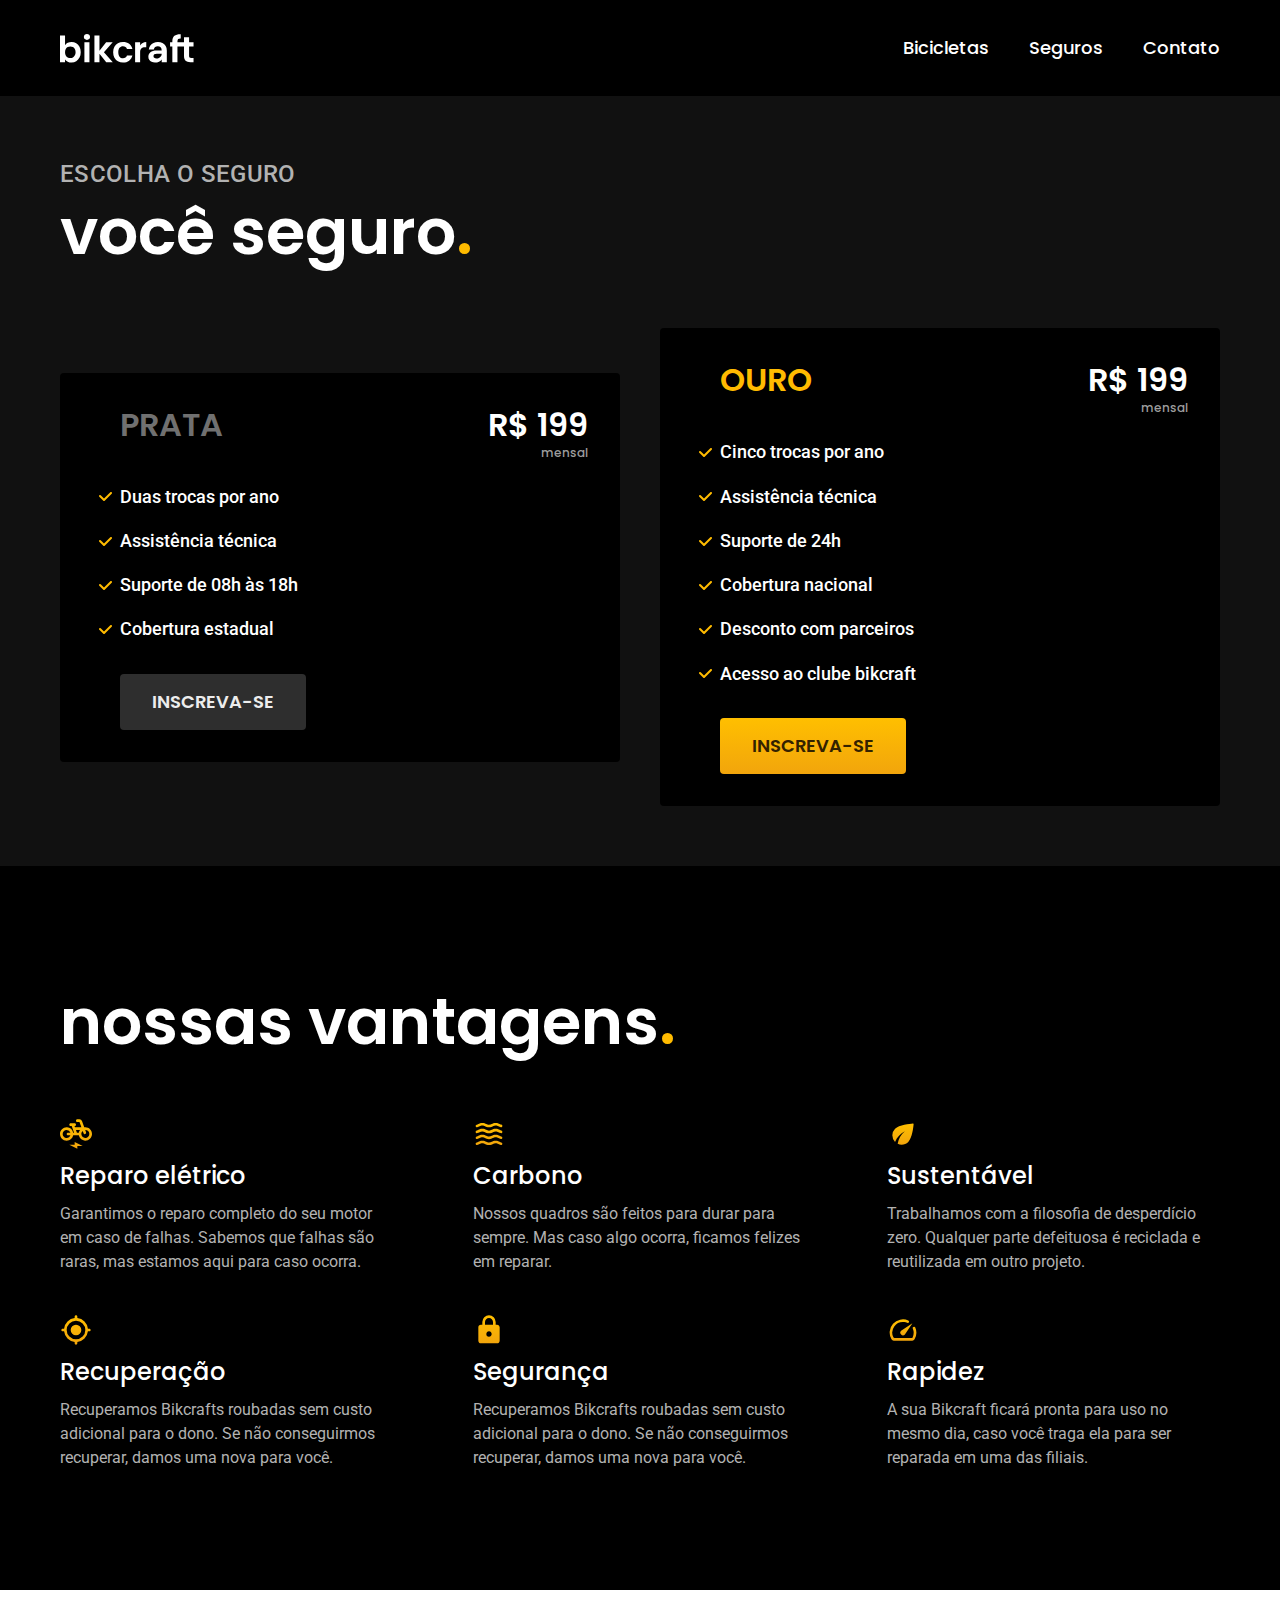
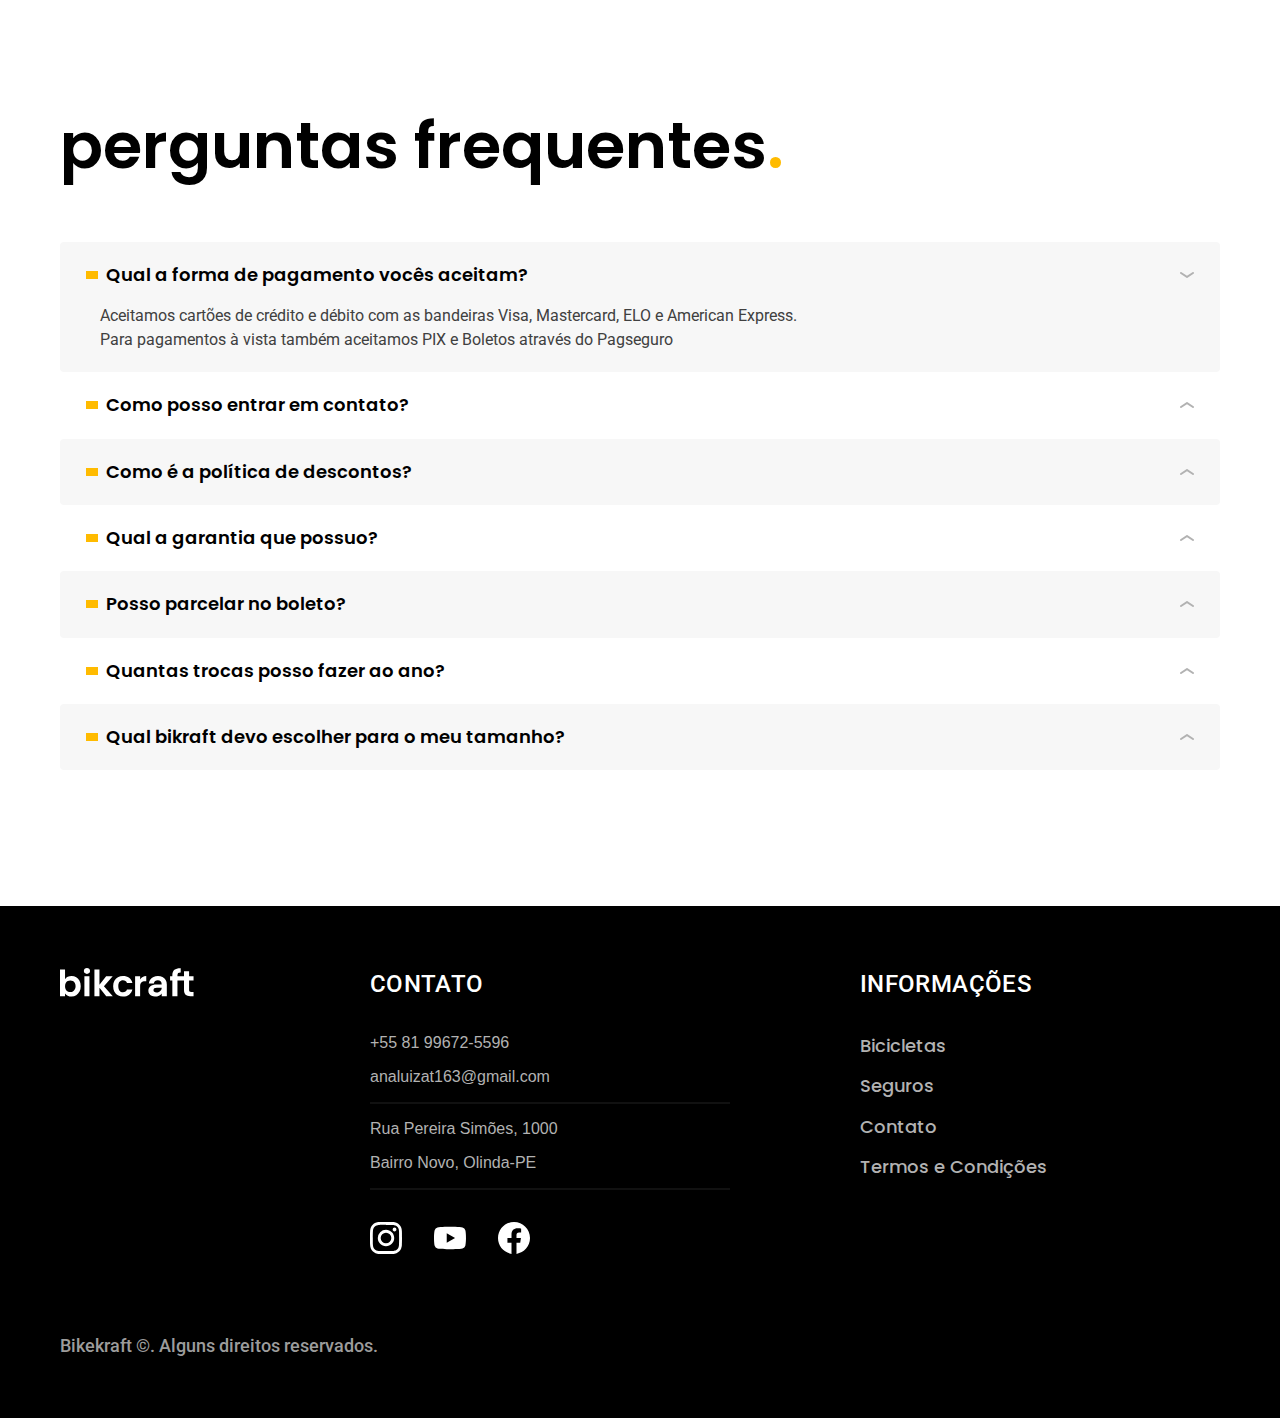
<file: seguros.html>
<!DOCTYPE html>
<html lang="pt-br">

<head>
  <meta charset="UTF-8">
  <meta name="description" content="Bicicletas elétricas de alta precisão e qualidade, feitas sob medida para o cliente. Explore o mundo na sua velocidade com a Bikcraft.">
  <meta name="viewport" content="Nossos Seguros - Bikcraft">
  <title> Seguros | Bikcraft </title>
  <link rel="icon" href="./favicon.svg" type="image/svg+xml">
  <link rel="preload" href="./css/style.min.css" as="style">
  <link rel="stylesheet" href="./css/style.min.css">
  <link rel="preconnect" href="https://fonts.googleapis.com">
  <link rel="preconnect" href="https://fonts.gstatic.com" crossorigin>
  <link href="https://fonts.googleapis.com/css2?family=Merriweather:wght@300&family=Poppins:wght@400;600&family=Roboto:wght@400;500&display=swap" rel="stylesheet">
  <link rel="preconnect" href="https://fonts.googleapis.com">
  <link rel="preconnect" href="https://fonts.gstatic.com" crossorigin>
  <link href="https://fonts.googleapis.com/css2?family=Merriweather:ital,wght@0,300;1,900&display=swap" rel="stylesheet">
  <script> document.documentElement.classList.add('js'); </script>
</head>

<body id="seguros">
  <header class="header-bg">
    <div class="header container">
      <a href="./">
        <img src="./img/bikcraft.svg" alt="Bikcraft" width="136" height="32">
      </a>
      <nav aria-label="primaria">
        <ul class="header-menu font-1-m cor-0">
          <li><a href="./bicicletas.html">Bicicletas</a></li>
          <li><a href="./seguros.html">Seguros</a></li>
          <li><a href="./contato.html">Contato</a></li>
        </ul>
      </nav>
    </div>
  </header>
  <main class="seguros-bg">
    <div class="titulo-bg">
      <div class="titulo container">
        <p class="font-2-l-b cor-5">Escolha o seguro</p>
        <h1 class="font-1-xxl cor-0">você seguro<span class="cor-p1">.</span></h1>
      </div>
    </div>
    <div class="seguros container">
      <div class="seguros-item" data-anime="200">
        <h3 class="font-1-xl cor-7"> PRATA </h3>
        <span class="font-1-xl cor-0"> R$ 199 <span class="font-1-xs cor-6"> mensal </span></span>
        <ul class="font-2-m cor-0">
          <li> Duas trocas por ano </li>
          <li> Assistência técnica </li>
          <li> Suporte de 08h às 18h </li>
          <li> Cobertura estadual </li>
        </ul>
        <a class="botao secundario" href="./orcamento.html?tipo=seguro&produto=prata"> Inscreva-se </a>
      </div>
      <div class="seguros-item" data-anime="400">
        <h3 class="font-1-xl cor-p1"> OURO </h3>
        <span class="font-1-xl cor-0"> R$ 199 <span class="font-1-xs cor-6"> mensal </span></span>
        <ul class="font-2-m cor-0">
          <li> Cinco trocas por ano </li>
          <li> Assistência técnica </li>
          <li> Suporte de 24h </li>
          <li> Cobertura nacional </li>
          <li> Desconto com parceiros </li>
          <li> Acesso ao clube bikcraft </li>
        </ul>
        <a class="botao" href="./orcamento.html?tipo=seguro&produto=ouro"> Inscreva-se </a>
      </div>
    </div>
    </div>
    <article class="vantagens-bg">
      <div class="vantagens container" alt="">
        <h2 class="font-1-xxl cor-0"> nossas vantagens<span class="cor-p1">.</span></h2>
        <ul>
          <li>
            <img src="img/icones/eletrica.svg">
            <h3 class="font-1-l cor-0"> Reparo elétrico </h3>
            <p class="font-2-s cor-5"> Garantimos o reparo completo do seu motor em caso de falhas. Sabemos que falhas são raras, mas estamos aqui para caso ocorra.</p>
          </li>
          <li>
            <img src="img/icones/carbono.svg">
            <h3 class="font-1-l cor-0"> Carbono </h3>
            <p class="font-2-s cor-5"> Nossos quadros são feitos para durar para sempre. Mas caso algo ocorra, ficamos felizes em reparar.</p>
          </li>
          <li>
            <img src="img/icones/sustentavel.svg">
            <h3 class="font-1-l cor-0"> Sustentável </h3>
            <p class="font-2-s cor-5"> Trabalhamos com a filosofia de desperdício zero. Qualquer parte defeituosa é reciclada e reutilizada em outro projeto.</p>
          </li>
          <li>
            <img src="img/icones/rastreador.svg">
            <h3 class="font-1-l cor-0"> Recuperação </h3>
            <p class="font-2-s cor-5"> Recuperamos Bikcrafts roubadas sem custo adicional para o dono. Se não conseguirmos recuperar, damos uma nova para você.</p>
          </li>
          <li>
            <img src="img/icones/seguro.svg">
            <h3 class="font-1-l cor-0"> Segurança </h3>
            <p class="font-2-s cor-5"> Recuperamos Bikcrafts roubadas sem custo adicional para o dono. Se não conseguirmos recuperar, damos uma nova para você.</p>
          </li>
          <li>
            <img src="img/icones/velocidade.svg">
            <h3 class="font-1-l cor-0"> Rapidez </h3>
            <p class="font-2-s cor-5"> A sua Bikcraft ficará pronta para uso no mesmo dia, caso você traga ela para ser reparada em uma das filiais.</p>
          </li>
        </ul>
      </div>
    </article>

    <article class="perguntas-bg">
      <div class="perguntas container">
        <h2 class="font-1-xxl cor-12"> perguntas frequentes<span class="cor-p1">.</span></h2>
        <dl>
          <div>
            <dt><button class="font-1-m-b" aria-controls="pergunta1" aria-expanded="true"> Qual a forma de pagamento vocês aceitam?</button></dt>
            <dd id="pergunta1" class="font-2-s cor-9 ativa">Aceitamos cartões de crédito e débito com as bandeiras Visa, Mastercard, ELO e American Express. Para pagamentos à vista também aceitamos PIX e Boletos através do Pagseguro</dd>
          </div>
          <div>
            <dt><button class="font-1-m-b" aria-controls="pergunta2" aria-expanded="false"> Como posso entrar em contato? </button></dt>
            <dd id="pergunta2" class="font-2-s cor-9">Aceitamos cartões de crédito e débito com as bandeiras Visa, Mastercard, ELO e American Express. Para pagamentos à vista também aceitamos PIX e Boletos através do Pagseguro</dd>
          </div>
          <div>
            <dt><button class="font-1-m-b" aria-controls="pergunta3" aria-expanded="false"> Como é a política de descontos? </button></dt>
            <dd id="pergunta3" class="font-2-s cor-9">Aceitamos cartões de crédito e débito com as bandeiras Visa, Mastercard, ELO e American Express. Para pagamentos à vista também aceitamos PIX e Boletos através do Pagseguro</dd>
          </div>
          <div>
            <dt><button class="font-1-m-b" aria-controls="pergunta4" aria-expanded="false"> Qual a garantia que possuo? </button></dt>
            <dd id="pergunta4" class="font-2-s cor-9">Aceitamos cartões de crédito e débito com as bandeiras Visa, Mastercard, ELO e American Express. Para pagamentos à vista também aceitamos PIX e Boletos através do Pagseguro</dd>
          </div>
          <div>
            <dt><button class="font-1-m-b" aria-controls="pergunta5" aria-expanded="false"> Posso parcelar no boleto? </button></dt>
            <dd id="pergunta5" class="font-2-s cor-9">Aceitamos cartões de crédito e débito com as bandeiras Visa, Mastercard, ELO e American Express. Para pagamentos à vista também aceitamos PIX e Boletos através do Pagseguro</dd>
          </div>
          <div>
            <dt><button class="font-1-m-b" aria-controls="pergunta6" aria-expanded="false">Quantas trocas posso fazer ao ano? </button></dt>
            <dd id="pergunta6" class="font-2-s cor-9">Aceitamos cartões de crédito e débito com as bandeiras Visa, Mastercard, ELO e American Express. Para pagamentos à vista também aceitamos PIX e Boletos através do Pagseguro</dd>
          </div>
          <div>
            <dt><button class="font-1-m-b" aria-controls="pergunta7" aria-expanded="false"> Qual bikraft devo escolher para o meu tamanho? </button></dt>
            <dd id="pergunta7" class="font-2-s cor-9">Aceitamos cartões de crédito e débito com as bandeiras Visa, Mastercard, ELO e American Express. Para pagamentos à vista também aceitamos PIX e Boletos através do Pagseguro</dd>
          </div>
  </main>

  <footer class="footer-bg">
    <div class="footer container">
      <img src="./img/bikcraft.svg" alt="bikcraft">
      <div class="footer-contato">
        <h3 class="font-2-l-b cor-0"> CONTATO </h3>
        <ul class="contato-item cor-5">
          <li><a href="tel:+55 81 99672-5596"> +55 81 99672-5596</a></li>
          <li><a href="mailto:analuizat163@gmail.com"> analuizat163@gmail.com </a></li>
          <li> Rua Pereira Simões, 1000 </li>
          <li> Bairro Novo, Olinda-PE </li>
        </ul>
        <div class="footer-redes">
          <a href="./">
            <img src="./img/redes/instagram.svg" alt="Instagram">
          </a>
          <a href="./">
            <img src="./img/redes/youtube.svg" alt="Instagram">
          </a>
          <a href="./">
            <img src="./img/redes/facebook.svg" alt="Instagram">
          </a>
        </div>
      </div>
      <div class="footer-informacoes">
        <h3 class="font-2-l-b cor-0"> INFORMAÇÕES </h3>
        <nav>
          <ul class="font-1-m cor-5">
            <li><a href="./bicicletas.html"> Bicicletas </a></li>
            <li><a href="./seguros.html"> Seguros </a></li>
            <li><a href="./contato.html"> Contato </a></li>
            <li><a href="./termos.html"> Termos e Condições </a></li>
          </ul>
        </nav>
      </div>
      <p class="footer-copy font-2-m cor-6"> Bikekraft ©. Alguns direitos reservados. </p>
    </div>
  </footer>

  <script src="../js/plugins/simple-anime.js"></script>
  <script src="./js/script.js"></script>
</body>

</html>
</file>
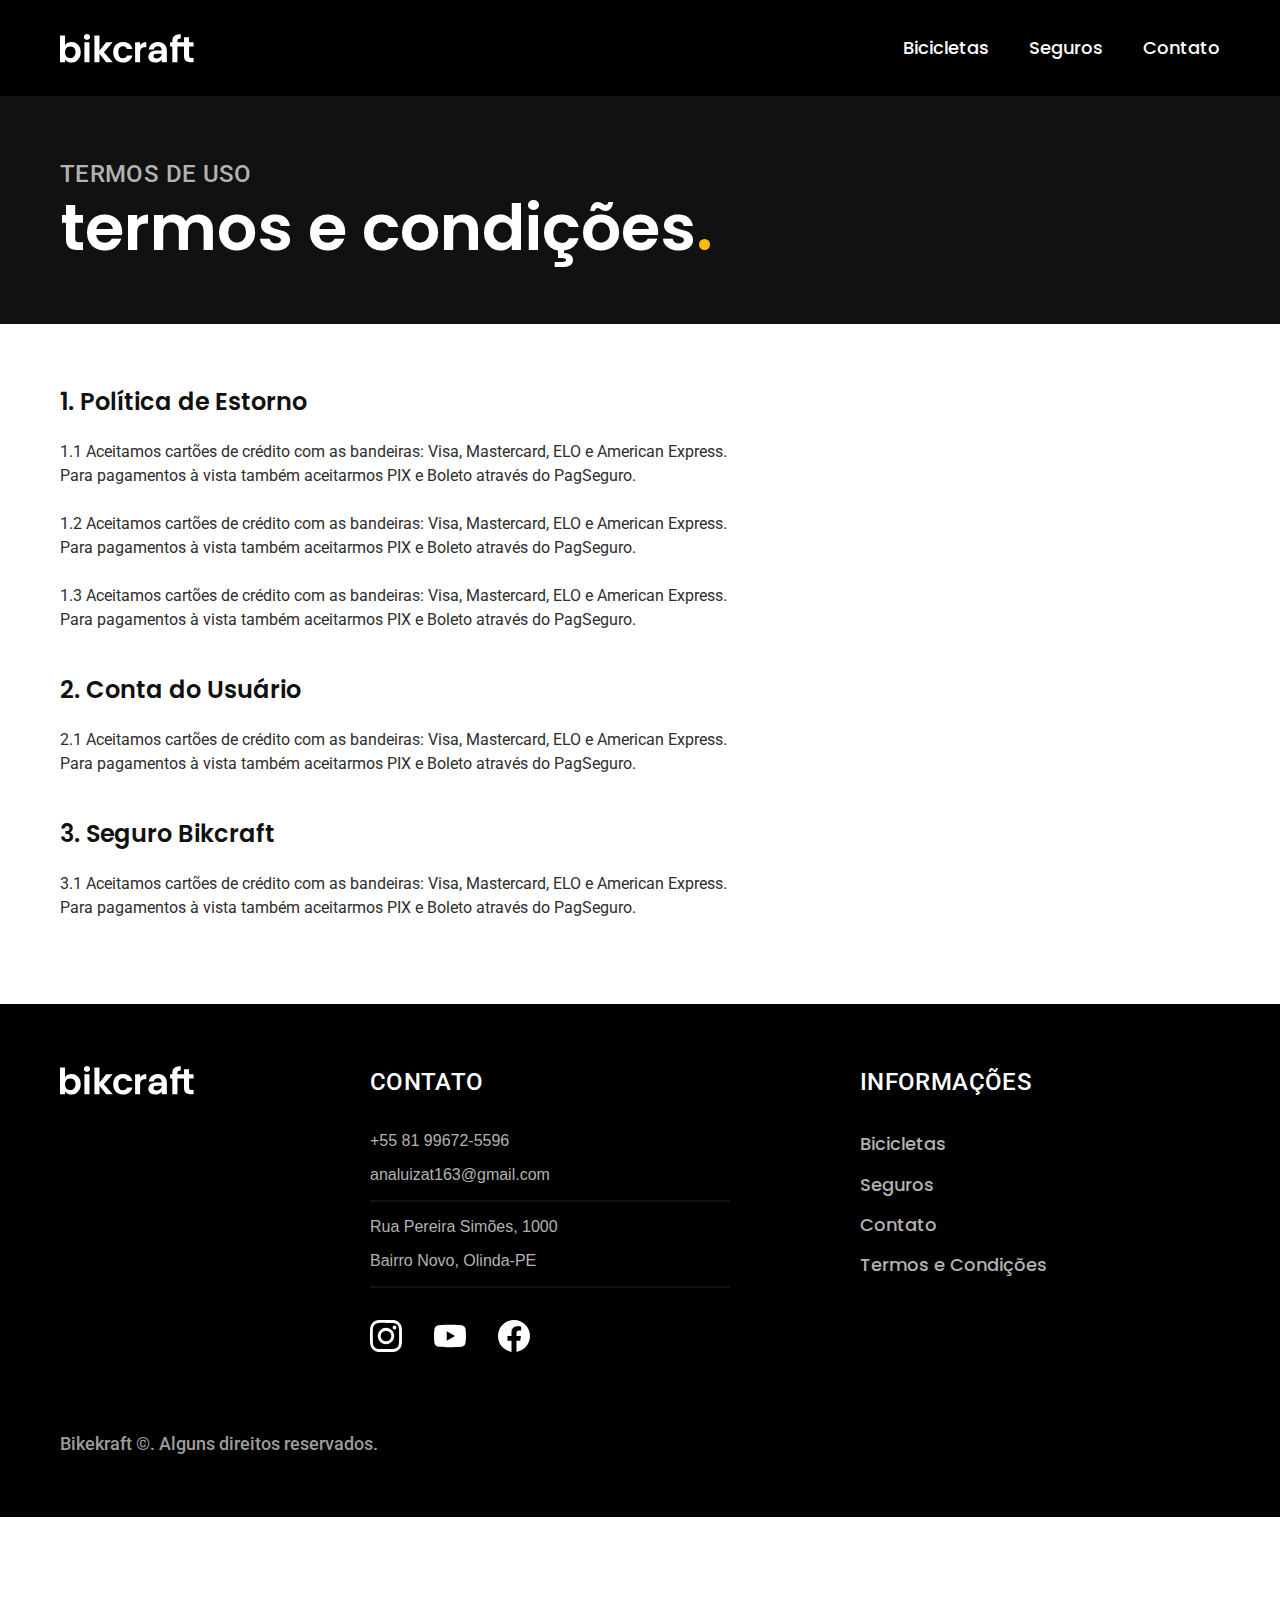
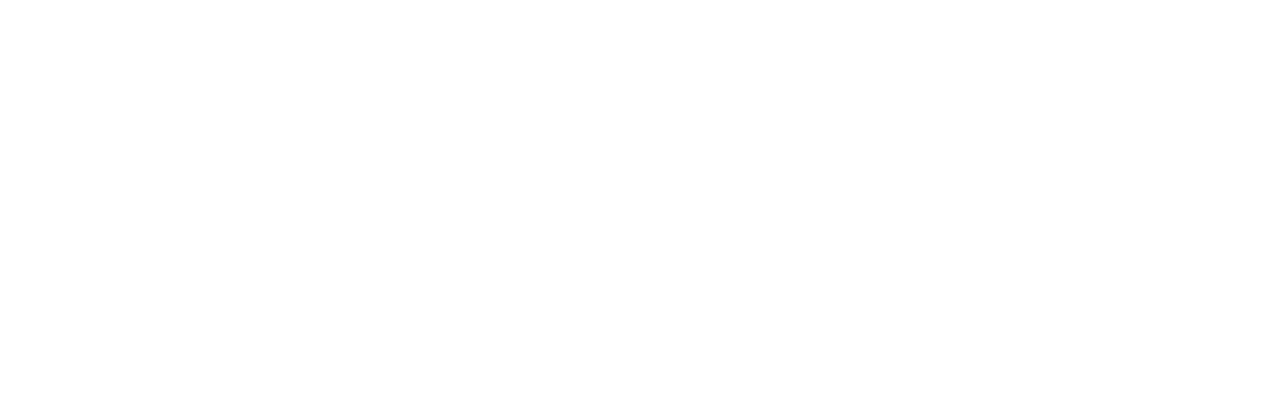
<file: termos.html>
<!DOCTYPE html>
<html lang="pt-br">

<head>
  <meta charset="UTF-8">
  <meta name="description" content="Bicicletas elétricas de alta precisão e qualidade, feitas sob medida para o cliente. Explore o mundo na sua velocidade com a Bikcraft.">
  <meta name="viewport" content="Termos e Condições - Bikcraft">
  <title> Termos e Condições | Bikcraft </title>
  <link rel="icon" href="./favicon.svg" type="image/svg+xml">
  <link rel="preload" href="./css/style.min.css" as="style">
  <link rel="stylesheet" href="./css/style.min.css">
  <link rel="preconnect" href="https://fonts.googleapis.com">
  <link rel="preconnect" href="https://fonts.gstatic.com" crossorigin>
  <link href="https://fonts.googleapis.com/css2?family=Merriweather:wght@300&family=Poppins:wght@400;600&family=Roboto:wght@400;500&display=swap" rel="stylesheet">
  <link rel="preconnect" href="https://fonts.googleapis.com">
  <link rel="preconnect" href="https://fonts.gstatic.com" crossorigin>
  <link href="https://fonts.googleapis.com/css2?family=Merriweather:ital,wght@0,300;1,900&display=swap" rel="stylesheet">
  <script> document.documentElement.classList.add('js'); </script>
</head>

<body>
  <header class="header-bg">
    <div class="header container">
      <a href="./">
        <img src="./img/bikcraft.svg" alt="Bikcraft" width="136" height="32">
      </a>
      <nav aria-label="primaria">
        <ul class="header-menu font-1-m cor-0">
          <li><a href="./bicicletas.html">Bicicletas</a></li>
          <li><a href="./seguros.html">Seguros</a></li>
          <li><a href="./contato.html">Contato</a></li>
        </ul>
      </nav>
    </div>
  </header>

  <main>
    <div class="titulo-bg">
      <div class="container">
        <p class="font-2-l-b cor-5">Termos de uso</p>
        <h1 class="font-1-xxl cor-0">termos e condições<span class="cor-p1">.</span></h1>
      </div>
    </div>

    <div class="termos font-2-s cor-10 container">
      <h2 class="font-1-l cor-11">1. Política de Estorno</h2>
      <p>1.1 Aceitamos cartões de crédito com as bandeiras: Visa, Mastercard, ELO e American Express. Para pagamentos à vista também aceitarmos PIX e Boleto através do PagSeguro.</p>
      <p>1.2 Aceitamos cartões de crédito com as bandeiras: Visa, Mastercard, ELO e American Express. Para pagamentos à vista também aceitarmos PIX e Boleto através do PagSeguro.</p>
      <p>1.3 Aceitamos cartões de crédito com as bandeiras: Visa, Mastercard, ELO e American Express. Para pagamentos à vista também aceitarmos PIX e Boleto através do PagSeguro.</p>
      <h2 class="font-1-l cor-11">2. Conta do Usuário</h2>
      <p>2.1 Aceitamos cartões de crédito com as bandeiras: Visa, Mastercard, ELO e American Express. Para pagamentos à vista também aceitarmos PIX e Boleto através do PagSeguro.</p>
      <h2 class="font-1-l cor-11">3. Seguro Bikcraft</h2>
      <p>3.1 Aceitamos cartões de crédito com as bandeiras: Visa, Mastercard, ELO e American Express. Para pagamentos à vista também aceitarmos PIX e Boleto através do PagSeguro.</p>
    </div>
  </main>

  <footer class="footer-bg">
    <div class="footer container">
      <img src="./img/bikcraft.svg" alt="bikcraft">
      <div class="footer-contato">
        <h3 class="font-2-l-b cor-0"> CONTATO </h3>
        <ul class="contato-item cor-5">
          <li><a href="tel:+55 81 99672-5596"> +55 81 99672-5596</a></li>
          <li><a href="mailto:analuizat163@gmail.com"> analuizat163@gmail.com </a></li>
          <li> Rua Pereira Simões, 1000 </li>
          <li> Bairro Novo, Olinda-PE </li>
        </ul>
        <div class="footer-redes">
          <a href="./">
            <img src="./img/redes/instagram.svg" alt="Instagram">
          </a>
          <a href="./">
            <img src="./img/redes/youtube.svg" alt="Instagram">
          </a>
          <a href="./">
            <img src="./img/redes/facebook.svg" alt="Instagram">
          </a>
        </div>
      </div>
      <div class="footer-informacoes">
        <h3 class="font-2-l-b cor-0"> INFORMAÇÕES </h3>
        <nav>
          <ul class="font-1-m cor-5">
            <li><a href="./bicicletas.html"> Bicicletas </a></li>
            <li><a href="./seguros.html"> Seguros </a></li>
            <li><a href="./contato.html"> Contato </a></li>
            <li><a href="./termos.html"> Termos e Condições </a></li>
          </ul>
        </nav>
      </div>
      <p class="footer-copy font-2-m cor-6"> Bikekraft ©. Alguns direitos reservados. </p>
    </div>
  </footer>
  <script src="./js/script.js"></script>
</body>

</html>
</file>
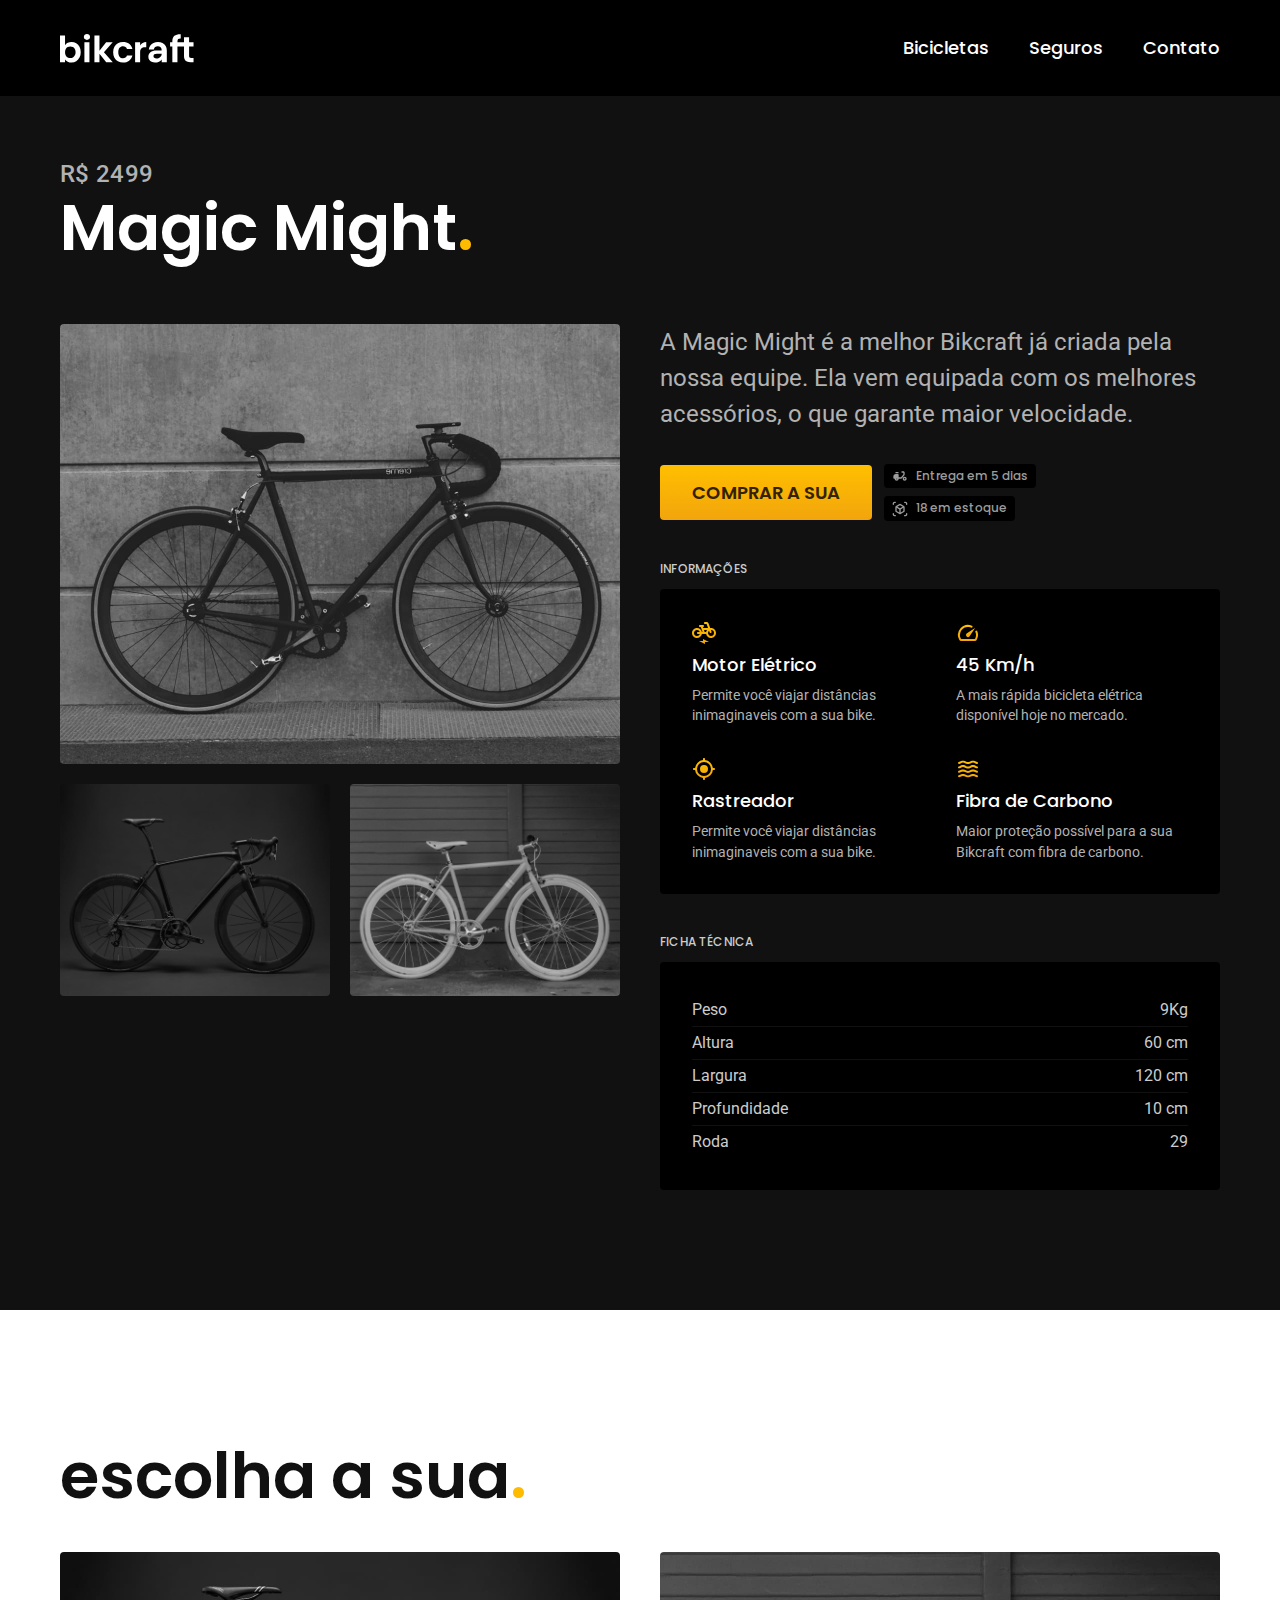
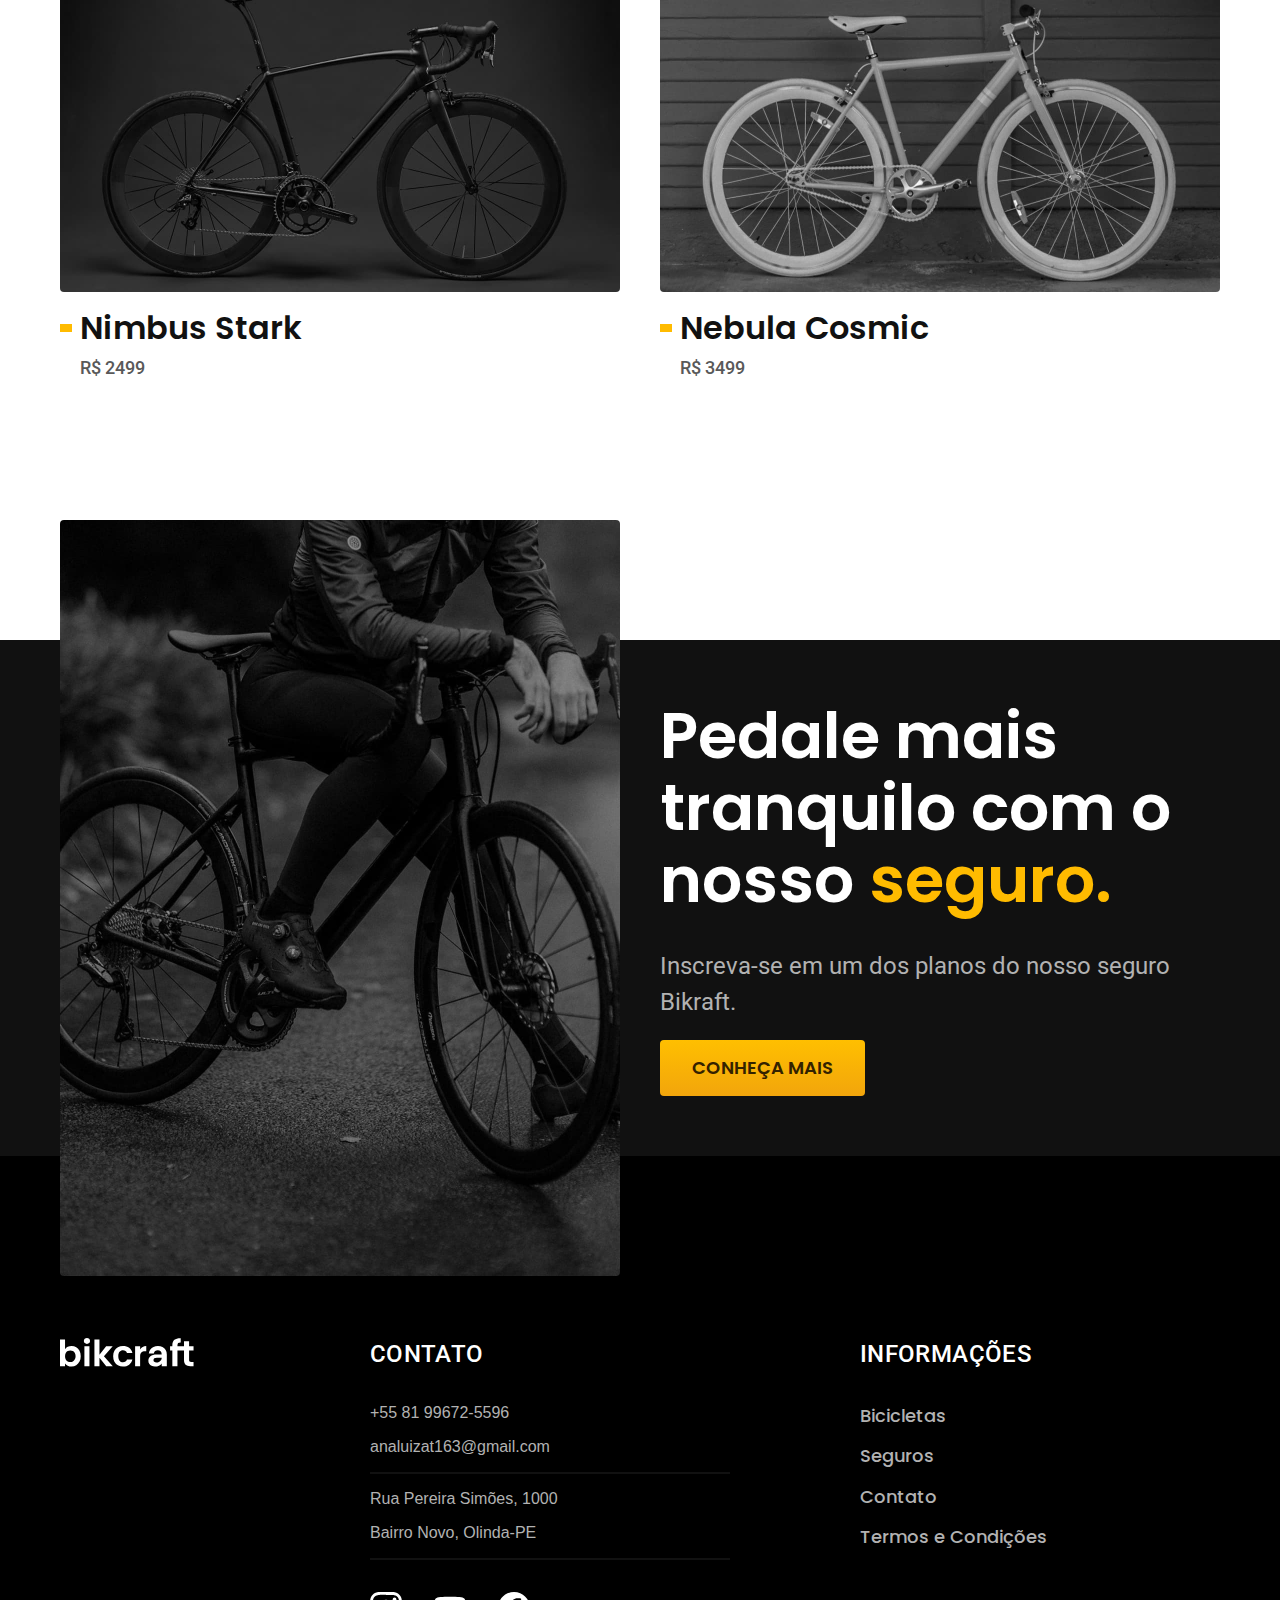
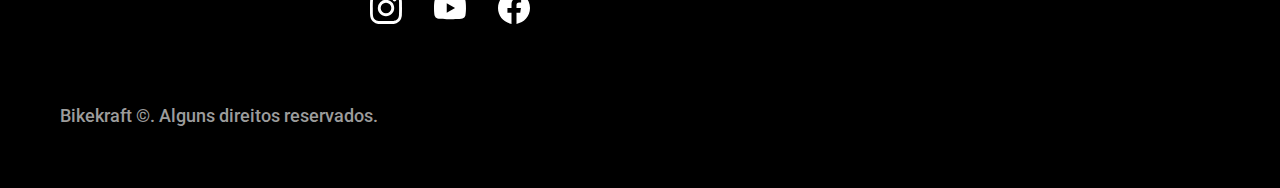
<file: bicicletas/magic.html>
<!DOCTYPE html>
<html lang="pt-br">

<head>
  <meta charset="UTF-8">
  <meta name="description" content="Bicicletas elétricas de alta precisão e qualidade, feitas sob medida para o cliente. Explore o mundo na sua velocidade com a Bikcraft.">
  <meta name="viewport" content="Magic Might - Bikcraft">
  <title> Magic Might | Bikcraft </title>
  <link rel="icon" href="./favicon.svg" type="image/svg+xml">
  <link rel="stylesheet" href="../css/style.min.css">
  <link rel="preconnect" href="https://fonts.googleapis.com">
  <link rel="preconnect" href="https://fonts.gstatic.com" crossorigin>
  <link href="https://fonts.googleapis.com/css2?family=Merriweather:wght@300&family=Poppins:wght@400;600&family=Roboto:wght@400;500&display=swap" rel="stylesheet">
  <link rel="preconnect" href="https://fonts.googleapis.com">
  <link rel="preconnect" href="https://fonts.gstatic.com" crossorigin>
  <link href="https://fonts.googleapis.com/css2?family=Merriweather:ital,wght@0,300;1,900&display=swap" rel="stylesheet">
  <script> document.documentElement.classList.add('js'); </script>
</head>

<body id="bicicleta">
  <header class="header-bg">
    <div class="header container">
      <a href="../">
        <img src="../img/bikcraft.svg" alt="Bikcraft" width="136" height="32">
      </a>
      <nav aria-label="primaria">
        <ul class="header-menu font-1-m cor-0">
          <li><a href="./bicicletas.html">Bicicletas</a></li>
          <li><a href="./seguros.html">Seguros</a></li>
          <li><a href="./contato.html">Contato</a></li>
        </ul>
      </nav>
    </div>
  </header>
  <main class="titulo-bg">
    <div class="container">
      <p class="font-2-l-b cor-5">R$ 2499</p>
      <h1 class="font-1-xxl cor-0">Magic Might<span class="cor-p1">.</span></h1>
    </div>
    <div class="bicicleta container">
      <div class="bicicleta-imagens">
        <img src="../img/bicicleta/nimbus2.jpg" alt="">
        <img src="../img/bicicleta/nimbus1.jpg" alt="">
        <img src="../img/bicicleta/nimbus3.jpg" alt="">
      </div>
      <div class="bicicleta-conteudo">
        <p class="font-2-l cor-5"> A Magic Might é a melhor Bikcraft já criada pela nossa equipe. Ela vem equipada com os melhores acessórios, o que garante maior velocidade.</p>
        <div class="bicicleta-comprar">
          <a class="botao" href="../orcamento.html?tipo=bickraft&produto=magic"> Comprar a sua </a>
          <span class="font-1-xs cor-6"> <img src="../img/icones/entrega.svg" alt=""> Entrega em 5 dias </span>
          <span class="font-1-xs cor-6"> <img src="../img/icones/estoque.svg" alt=""> 18 em estoque </span>
        </div>
        <h2 class="font-1-xs cor-4"> Informações </h2>
        <ul class="bicicleta-informacoes">
          <li>
            <img src="../img/icones/eletrica.svg">
            <h3 class="font-1-m cor-0"> Motor Elétrico </h3>
            <p class="font-2-xs cor-5"> Permite você viajar distâncias inimaginaveis com a sua bike.</p>
          </li>
          <li>
            <img src="../img/icones/velocidade.svg">
            <h3 class="font-1-m cor-0"> 45 Km/h </h3>
            <p class="font-2-xs cor-5"> A mais rápida bicicleta elétrica disponível hoje no mercado.</p>
          </li>
          <li>
            <img src="../img/icones/rastreador.svg">
            <h3 class="font-1-m cor-0"> Rastreador </h3>
            <p class="font-2-xs cor-5"> Permite você viajar distâncias inimaginaveis com a sua bike.</p>
          </li>
          <li>
            <img src="../img/icones/carbono.svg">
            <h3 class="font-1-m cor-0"> Fibra de Carbono </h3>
            <p class="font-2-xs cor-5"> Maior proteção possível para a sua Bikcraft com fibra de carbono.</p>
          </li>
        </ul>
        <h2 class="font-1-xs cor-4"> Ficha Técnica </h2>
        <ul class="bicicleta-ficha font-2-s cor-4">
          <li> Peso <span> 9Kg </span></li>
          <li> Altura <span> 60 cm</span></li>
          <li> Largura <span>120 cm</span></li>
          <li> Profundidade <span> 10 cm </span></li>
          <li> Roda <span> 29 </span></li>
        </ul>
      </div>
    </div>
  </main>
  <article class="bicicletas-lista container">
    <h2 class="container font-1-xxl"> escolha a sua<span class="cor-p1">.</span></h2>
    <ul>
      <li>
        <a href="./nimbus.html">
          <img src="../img/bicicletas/nimbus.jpg" alt='Bicicleta-preta'>
          <h3 class="font-1-xl"> Nimbus Stark </h3>
          <span class="font-2-m cor-8"> R$ 2499 </span>
        </a>
      </li>
      <li>
        <a href="./nebula.html">
          <img src="../img/bicicletas/nebula.jpg" alt='Bicicleta-branca'>
          <h3 class="font-1-xl"> Nebula Cosmic </h3>
          <span class="font-2-m cor-8"> R$ 3499 </span>
        </a>
      </li>
    </ul>
  </article>
  <article class="seguro-bg">
    <div class="seguro container">
      <div class="seguro-imagem">
        <img src="../img/fotos/seguros.jpg" alt="Pessoa parada em cima da bicicleta.">
      </div>
      <div class="seguro-conteudo">
        <h2 class="font-1-xxl cor-0"> Pedale mais tranquilo com o nosso <span class="cor-p1"> seguro.</span></h2>
        <p class="font-2-l cor-5"> Inscreva-se em um dos planos do nosso seguro Bikraft.</p>
        <a class="botao" href="../seguros.html"> Conheça Mais </a>
      </div>
    </div>
  </article>
  <footer class="footer-bg">
    <div class="footer container">
      <img src="../img/bikcraft.svg" alt="bikcraft">
      <div class="footer-contato">
        <h3 class="font-2-l-b cor-0"> CONTATO </h3>
        <ul class="contato-item cor-5">
          <li><a href="tel:+55 81 99672-5596"> +55 81 99672-5596</a></li>
          <li><a href="mailto:analuizat163@gmail.com"> analuizat163@gmail.com </a></li>
          <li> Rua Pereira Simões, 1000 </li>
          <li> Bairro Novo, Olinda-PE </li>
        </ul>
        <div class="footer-redes">
          <a href="./">
            <img src="../img/redes/instagram.svg" alt="Instagram">
          </a>
          <a href="./">
            <img src="../img/redes/youtube.svg" alt="Instagram">
          </a>
          <a href="./">
            <img src="../img/redes/facebook.svg" alt="Instagram">
          </a>
        </div>
      </div>
      <div class="footer-informacoes">
        <h3 class="font-2-l-b cor-0"> INFORMAÇÕES </h3>
        <nav>
          <ul class="font-1-m cor-5">
            <li><a href="./bicicletas.html"> Bicicletas </a></li>
            <li><a href="./seguros.html"> Seguros </a></li>
            <li><a href="./contato.html"> Contato </a></li>
            <li><a href="./termos.html"> Termos e Condições </a></li>
          </ul>
        </nav>
      </div>
      <p class="footer-copy font-2-m cor-6"> Bikekraft ©. Alguns direitos reservados. </p>
    </div>
  </footer>
  <script src="../js/script.js"></script>
</body>

</html>
</file>
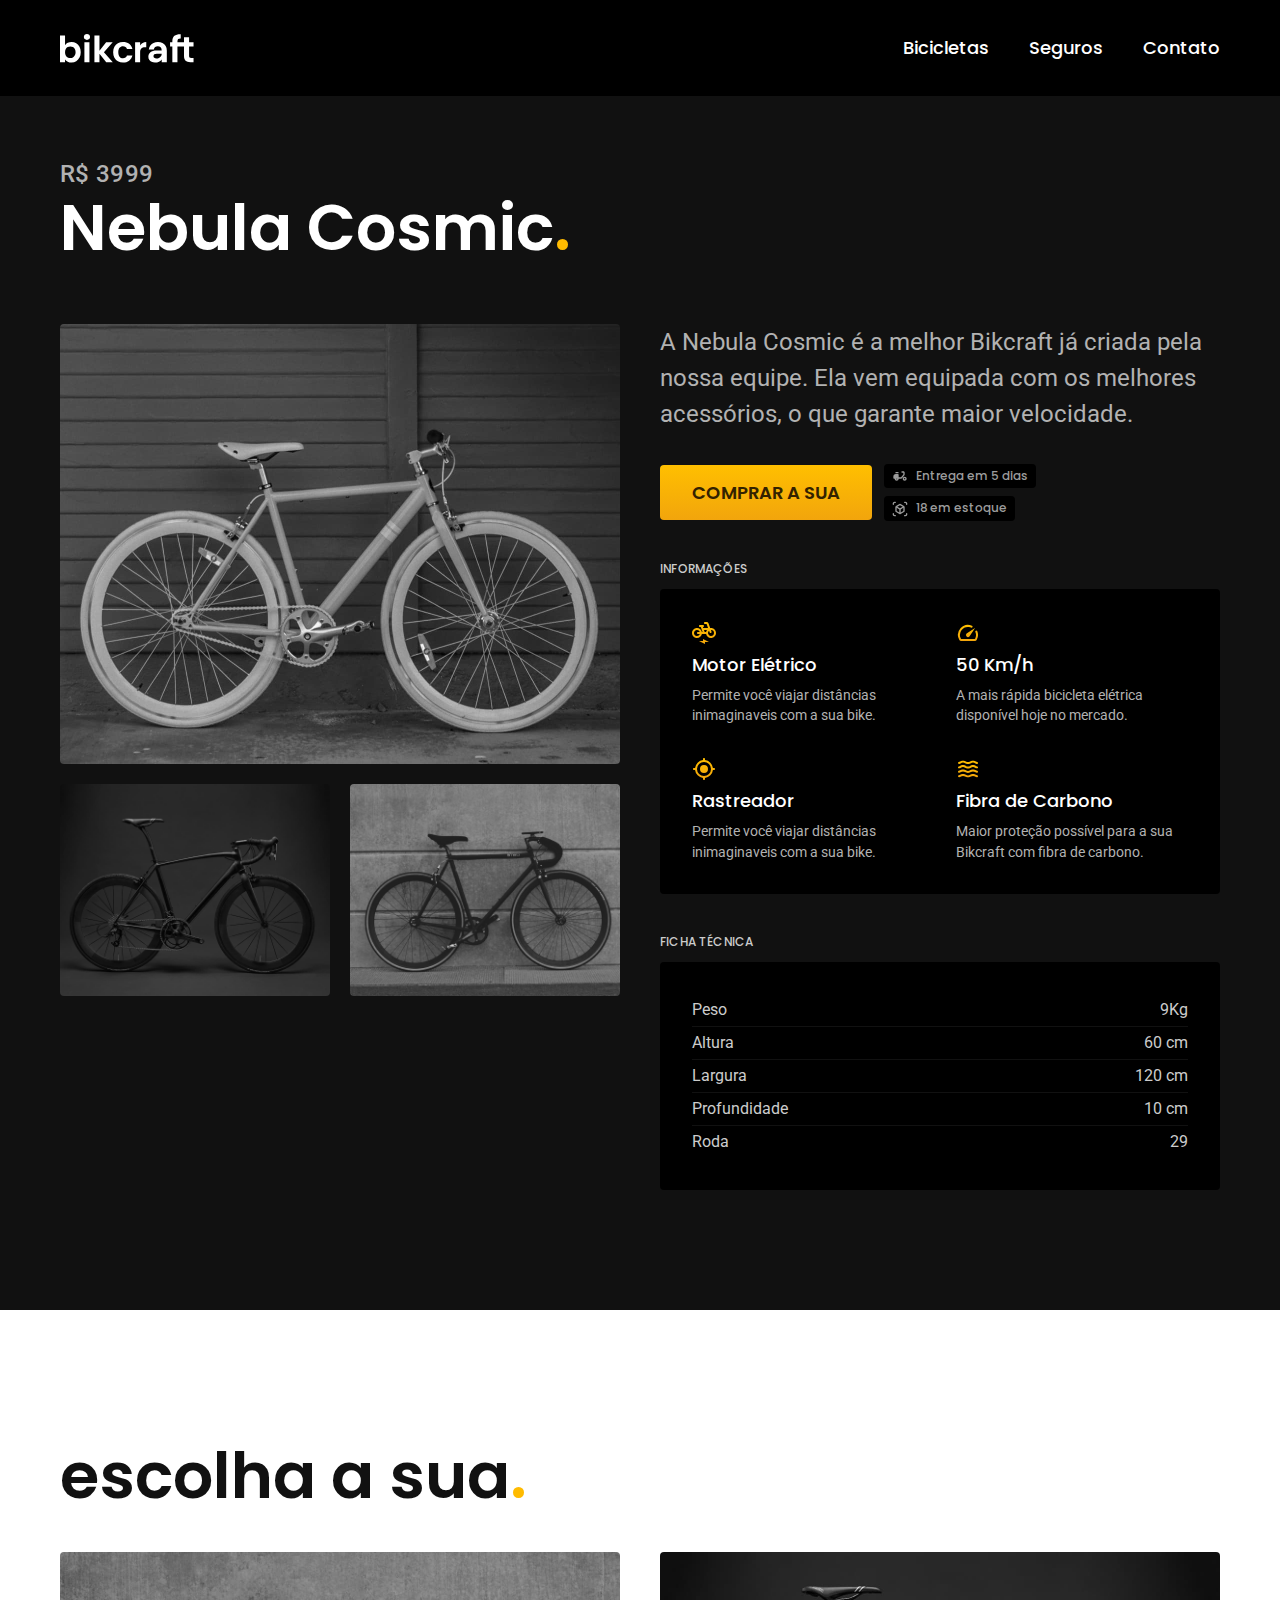
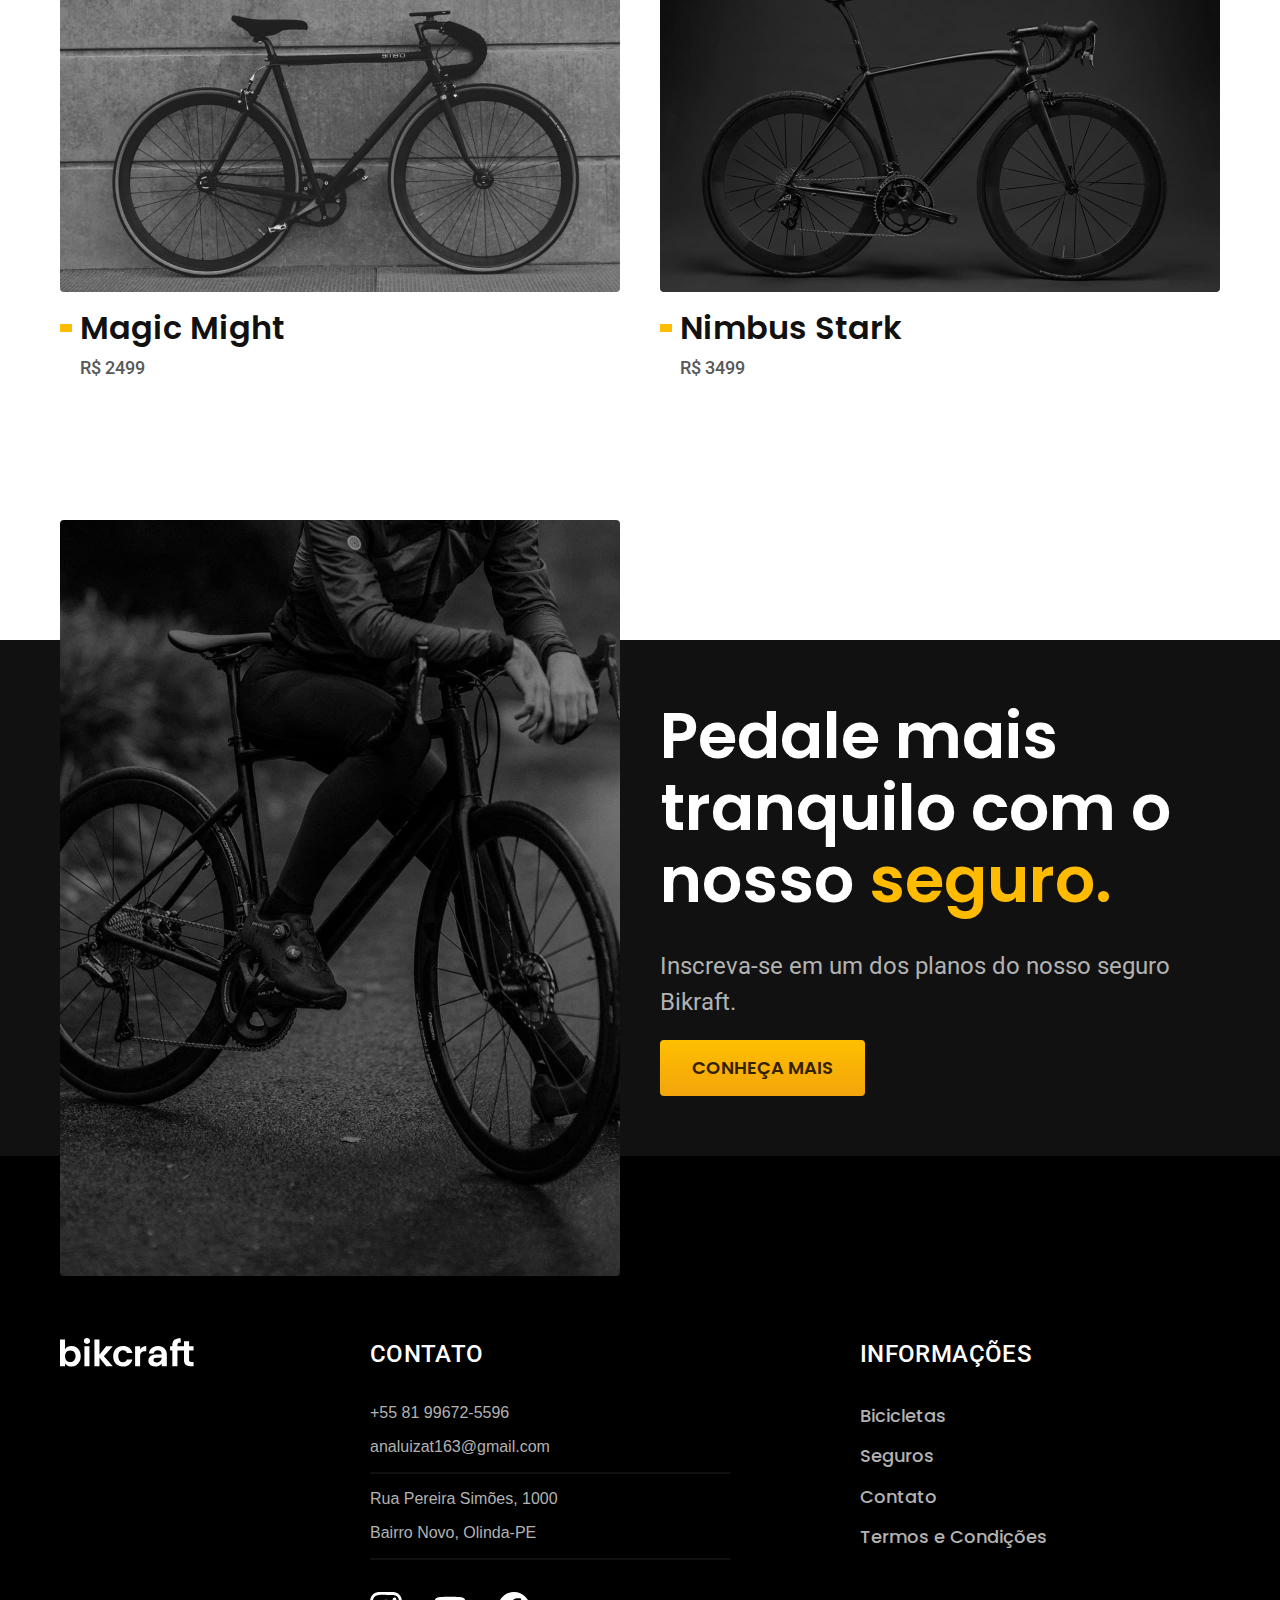
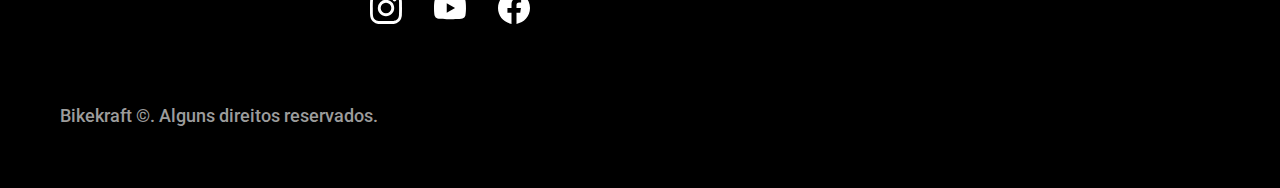
<file: bicicletas/nebula.html>
<!DOCTYPE html>
<html lang="pt-br">

<head>
  <meta charset="UTF-8">
  <meta name="description" content="Bicicletas elétricas de alta precisão e qualidade, feitas sob medida para o cliente. Explore o mundo na sua velocidade com a Bikcraft.">
  <meta name="viewport" content="Nebula Cosmic - Bikcraft">
  <title> Nebula Cosmic | Bikcraft </title>
  <link rel="icon" href="./favicon.svg" type="image/svg+xml">
  <link rel="stylesheet" href="../css/style.min.css">
  <link rel="preconnect" href="https://fonts.googleapis.com">
  <link rel="preconnect" href="https://fonts.gstatic.com" crossorigin>
  <link href="https://fonts.googleapis.com/css2?family=Merriweather:wght@300&family=Poppins:wght@400;600&family=Roboto:wght@400;500&display=swap" rel="stylesheet">
  <link rel="preconnect" href="https://fonts.googleapis.com">
  <link rel="preconnect" href="https://fonts.gstatic.com" crossorigin>
  <link href="https://fonts.googleapis.com/css2?family=Merriweather:ital,wght@0,300;1,900&display=swap" rel="stylesheet">
  <script> document.documentElement.classList.add('js'); </script>
</head>

<body id="bicicleta">
  <header class="header-bg">
    <div class="header container">
      <a href="../">
        <img src="../img/bikcraft.svg" alt="Bikcraft" width="136" height="32">
      </a>
      <nav aria-label="primaria">
        <ul class="header-menu font-1-m cor-0">
          <li><a href="./bicicletas.html">Bicicletas</a></li>
          <li><a href="./seguros.html">Seguros</a></li>
          <li><a href="./contato.html">Contato</a></li>
        </ul>
      </nav>
    </div>
  </header>
  <main class="titulo-bg">
    <div class="container">
      <p class="font-2-l-b cor-5">R$ 3999</p>
      <h1 class="font-1-xxl cor-0">Nebula Cosmic<span class="cor-p1">.</span></h1>
    </div>
    <div class="bicicleta container">
      <div class="bicicleta-imagens">
        <img src="../img/bicicleta/nimbus3.jpg" alt="">
        <img src="../img/bicicleta/nimbus1.jpg" alt="">
        <img src="../img/bicicleta/nimbus2.jpg" alt="">
      </div>
      <div class="bicicleta-conteudo">
        <p class="font-2-l cor-5"> A Nebula Cosmic é a melhor Bikcraft já criada pela nossa equipe. Ela vem equipada com os melhores acessórios, o que garante maior velocidade.</p>
        <div class="bicicleta-comprar">
          <a class="botao" href="../orcamento.html?tipo=bickraft&produto=nebula"> Comprar a sua </a>
          <span class="font-1-xs cor-6"> <img src="../img/icones/entrega.svg" alt=""> Entrega em 5 dias </span>
          <span class="font-1-xs cor-6"> <img src="../img/icones/estoque.svg" alt=""> 18 em estoque </span>
        </div>
        <h2 class="font-1-xs cor-4"> Informações </h2>
        <ul class="bicicleta-informacoes">
          <li>
            <img src="../img/icones/eletrica.svg">
            <h3 class="font-1-m cor-0"> Motor Elétrico </h3>
            <p class="font-2-xs cor-5"> Permite você viajar distâncias inimaginaveis com a sua bike.</p>
          </li>
          <li>
            <img src="../img/icones/velocidade.svg">
            <h3 class="font-1-m cor-0"> 50 Km/h </h3>
            <p class="font-2-xs cor-5"> A mais rápida bicicleta elétrica disponível hoje no mercado.</p>
          </li>
          <li>
            <img src="../img/icones/rastreador.svg">
            <h3 class="font-1-m cor-0"> Rastreador </h3>
            <p class="font-2-xs cor-5"> Permite você viajar distâncias inimaginaveis com a sua bike.</p>
          </li>
          <li>
            <img src="../img/icones/carbono.svg">
            <h3 class="font-1-m cor-0"> Fibra de Carbono </h3>
            <p class="font-2-xs cor-5"> Maior proteção possível para a sua Bikcraft com fibra de carbono.</p>
          </li>
        </ul>
        <h2 class="font-1-xs cor-4"> Ficha Técnica </h2>
        <ul class="bicicleta-ficha font-2-s cor-4">
          <li> Peso <span> 9Kg </span></li>
          <li> Altura <span> 60 cm</span></li>
          <li> Largura <span>120 cm</span></li>
          <li> Profundidade <span> 10 cm </span></li>
          <li> Roda <span> 29 </span></li>
        </ul>
      </div>
    </div>
  </main>
  <article class="bicicletas-lista container">
    <h2 class="container font-1-xxl"> escolha a sua<span class="cor-p1">.</span></h2>
    <ul>
      <li>
        <a href="./magic.html">
          <img src="../img/bicicletas/magic.jpg" alt='Bicicleta-preta'>
          <h3 class="font-1-xl"> Magic Might </h3>
          <span class="font-2-m cor-8"> R$ 2499 </span>
        </a>
      </li>
      <li>
        <a href="./nimbus.html">
          <img src="../img/bicicletas/nimbus.jpg" alt='Bicicleta-branca'>
          <h3 class="font-1-xl"> Nimbus Stark </h3>
          <span class="font-2-m cor-8"> R$ 3499 </span>
        </a>
      </li>
    </ul>
  </article>
  <article class="seguro-bg">
    <div class="seguro container">
      <div class="seguro-imagem">
        <img src="../img/fotos/seguros.jpg" alt="Pessoa parada em cima da bicicleta.">
      </div>
      <div class="seguro-conteudo">
        <h2 class="font-1-xxl cor-0"> Pedale mais tranquilo com o nosso <span class="cor-p1"> seguro.</span></h2>
        <p class="font-2-l cor-5"> Inscreva-se em um dos planos do nosso seguro Bikraft.</p>
        <a class="botao" href="../seguros.html"> Conheça Mais </a>
      </div>
    </div>
  </article>
  <footer class="footer-bg">
    <div class="footer container">
      <img src="../img/bikcraft.svg" alt="bikcraft">
      <div class="footer-contato">
        <h3 class="font-2-l-b cor-0"> CONTATO </h3>
        <ul class="contato-item cor-5">
          <li><a href="tel:+55 81 99672-5596"> +55 81 99672-5596</a></li>
          <li><a href="mailto:analuizat163@gmail.com"> analuizat163@gmail.com </a></li>
          <li> Rua Pereira Simões, 1000 </li>
          <li> Bairro Novo, Olinda-PE </li>
        </ul>
        <div class="footer-redes">
          <a href="./">
            <img src="../img/redes/instagram.svg" alt="Instagram">
          </a>
          <a href="./">
            <img src="../img/redes/youtube.svg" alt="Instagram">
          </a>
          <a href="./">
            <img src="../img/redes/facebook.svg" alt="Instagram">
          </a>
        </div>
      </div>
      <div class="footer-informacoes">
        <h3 class="font-2-l-b cor-0"> INFORMAÇÕES </h3>
        <nav>
          <ul class="font-1-m cor-5">
            <li><a href="./bicicletas.html"> Bicicletas </a></li>
            <li><a href="./seguros.html"> Seguros </a></li>
            <li><a href="./contato.html"> Contato </a></li>
            <li><a href="./termos.html"> Termos e Condições </a></li>
          </ul>
        </nav>
      </div>
      <p class="footer-copy font-2-m cor-6"> Bikekraft ©. Alguns direitos reservados. </p>
    </div>
  </footer>
  <script src="../js/script.js"></script>
</body>

</html>
</file>
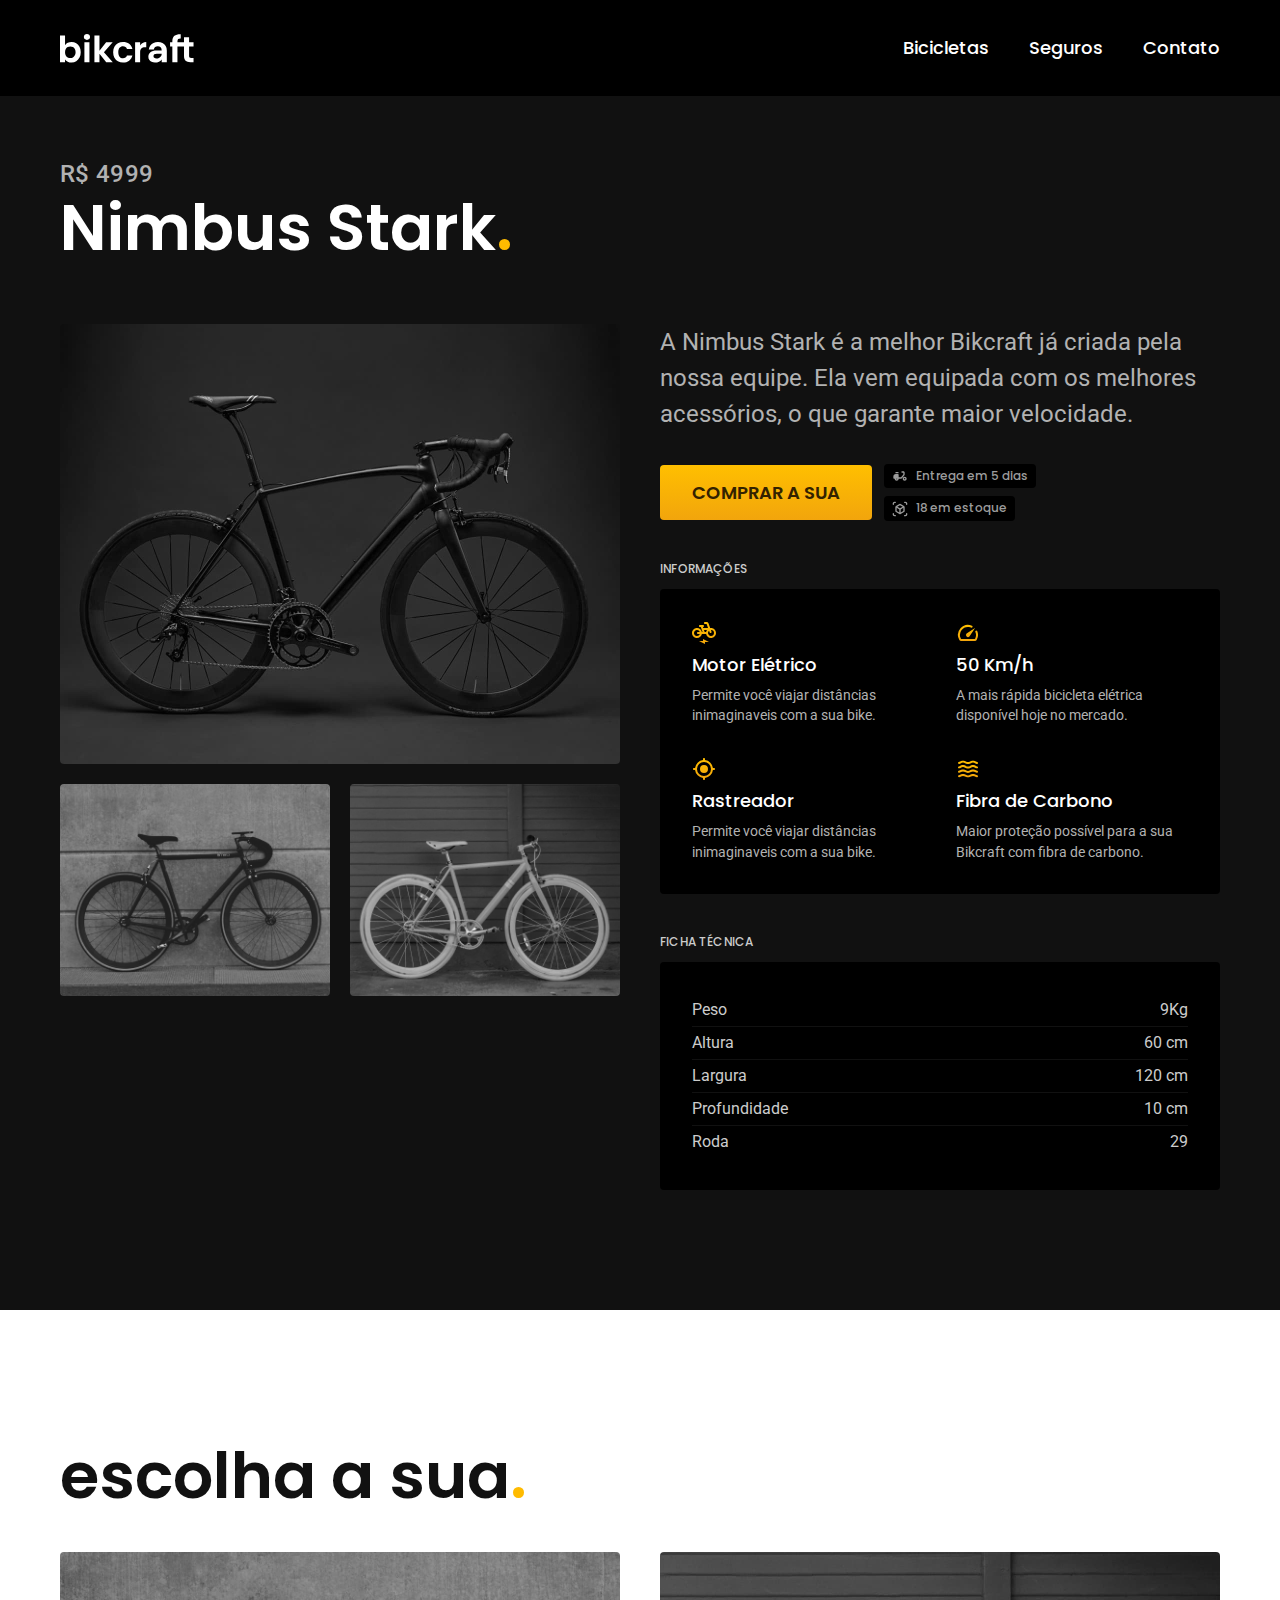
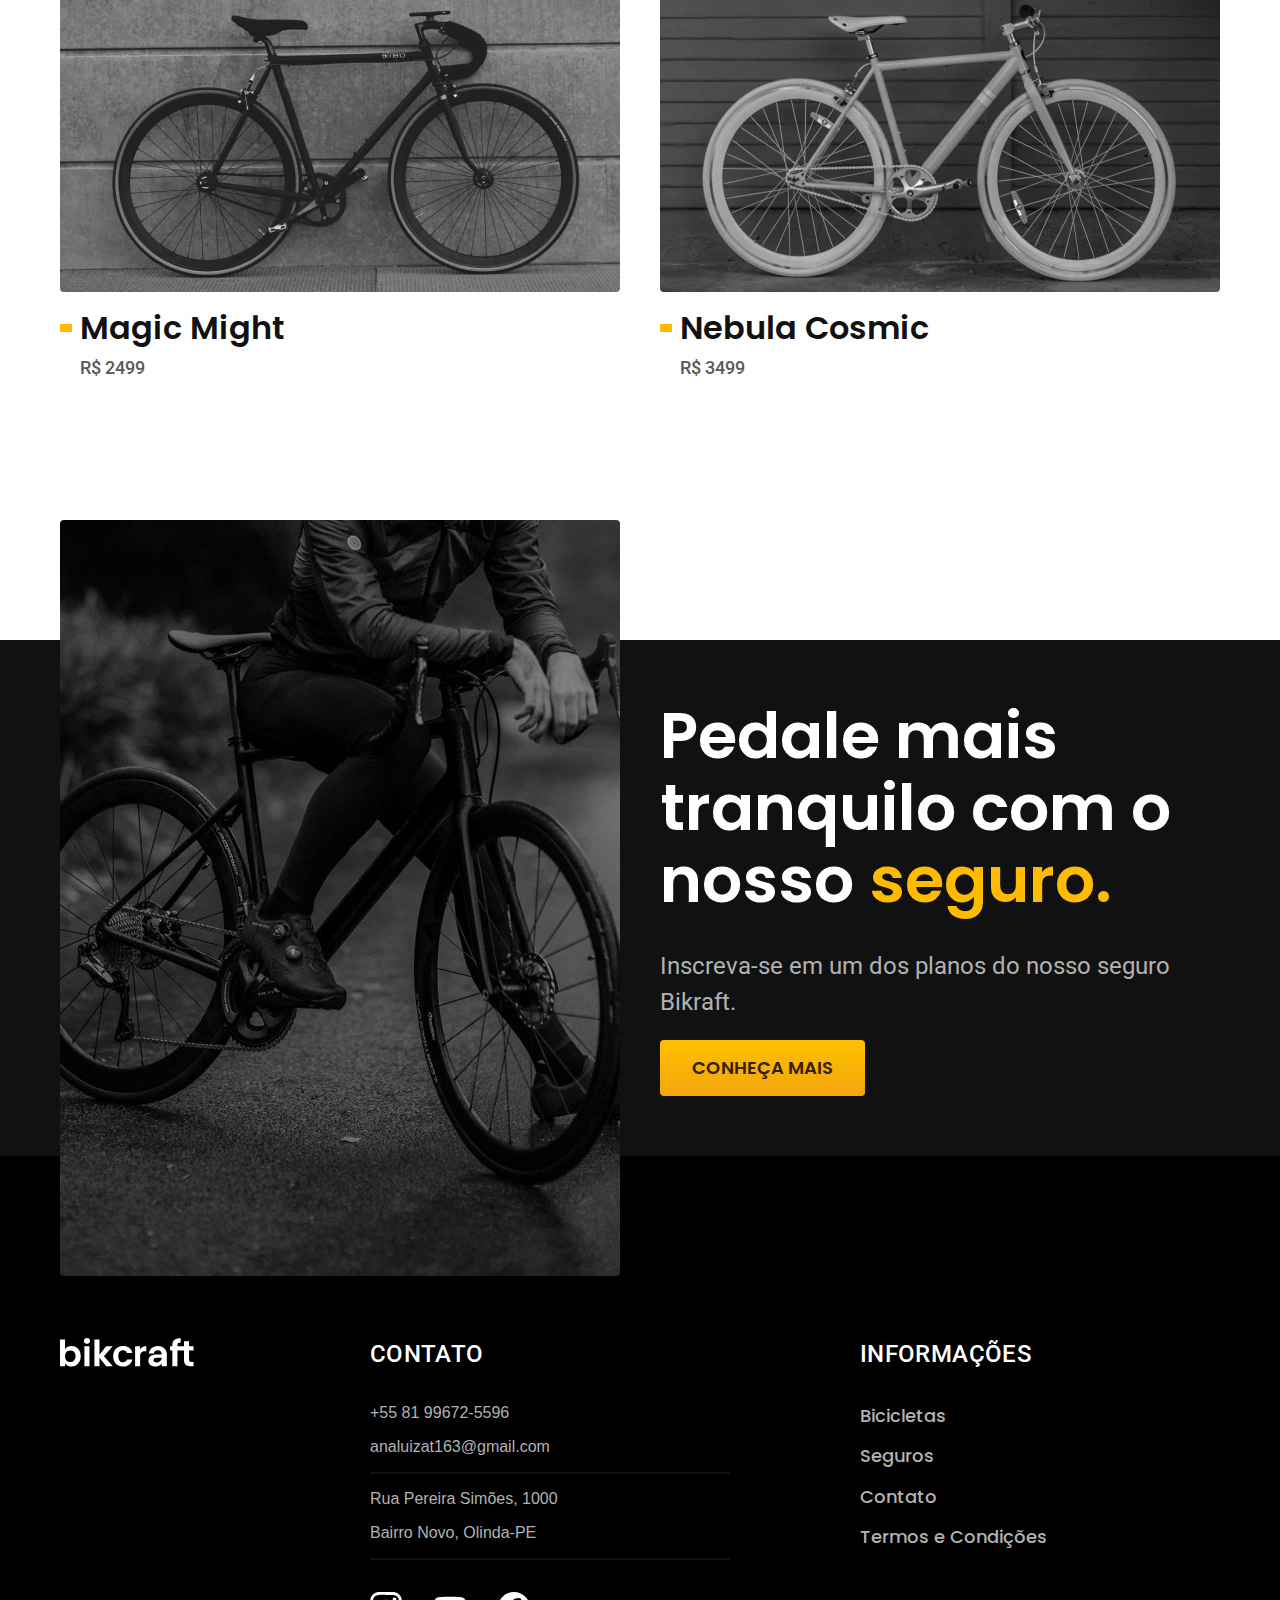
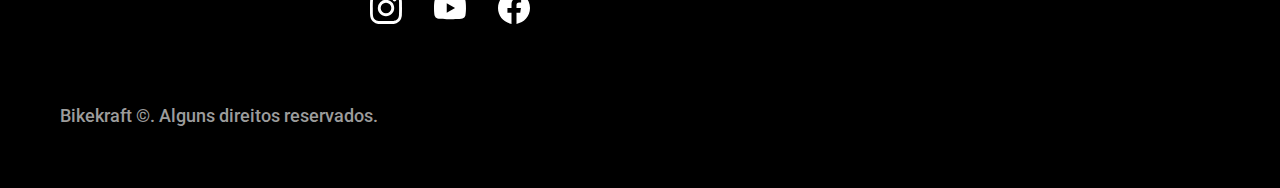
<file: bicicletas/nimbus.html>
<!DOCTYPE html>
<html lang="pt-br">

<head>
  <meta charset="UTF-8">
  <meta name="description" content="Bicicletas elétricas de alta precisão e qualidade, feitas sob medida para o cliente. Explore o mundo na sua velocidade com a Bikcraft.">
  <meta name="viewport" content="Nimbus Stark - Bikcraft">
  <title> Nimbus Stark | Bikcraft </title>
  <link rel="icon" href="./favicon.svg" type="image/svg+xml">
  <link rel="stylesheet" href="../css/style.min.css">
  <link rel="preconnect" href="https://fonts.googleapis.com">
  <link rel="preconnect" href="https://fonts.gstatic.com" crossorigin>
  <link href="https://fonts.googleapis.com/css2?family=Merriweather:wght@300&family=Poppins:wght@400;600&family=Roboto:wght@400;500&display=swap" rel="stylesheet">
  <link rel="preconnect" href="https://fonts.googleapis.com">
  <link rel="preconnect" href="https://fonts.gstatic.com" crossorigin>
  <link href="https://fonts.googleapis.com/css2?family=Merriweather:ital,wght@0,300;1,900&display=swap" rel="stylesheet">
  <script> document.documentElement.classList.add('js'); </script>
</head>

<body id="bicicleta">
  <header class="header-bg">
    <div class="header container">
      <a href="../">
        <img src="../img/bikcraft.svg" alt="Bikcraft" width="136" height="32">
      </a>
      <nav aria-label="primaria">
        <ul class="header-menu font-1-m cor-0">
          <li><a href="./bicicletas.html">Bicicletas</a></li>
          <li><a href="./seguros.html">Seguros</a></li>
          <li><a href="./contato.html">Contato</a></li>
        </ul>
      </nav>
    </div>
  </header>
  <main class="titulo-bg">
    <div class="container">
      <p class="font-2-l-b cor-5">R$ 4999</p>
      <h1 class="font-1-xxl cor-0">Nimbus Stark<span class="cor-p1">.</span></h1>
    </div>
    <div class="bicicleta container">
      <div class="bicicleta-imagens">
        <img src="../img/bicicleta/nimbus1.jpg" alt="">
        <img src="../img/bicicleta/nimbus2.jpg" alt="">
        <img src="../img/bicicleta/nimbus3.jpg" alt="">
      </div>
      <div class="bicicleta-conteudo">
        <p class="font-2-l cor-5"> A Nimbus Stark é a melhor Bikcraft já criada pela nossa equipe. Ela vem equipada com os melhores acessórios, o que garante maior velocidade.</p>
        <div class="bicicleta-comprar">
          <a class="botao" href="../orcamento.html?tipo=bickraft&produto=nimbus"> Comprar a sua </a>
          <span class="font-1-xs cor-6"> <img src="../img/icones/entrega.svg" alt=""> Entrega em 5 dias </span>
          <span class="font-1-xs cor-6"> <img src="../img/icones/estoque.svg" alt=""> 18 em estoque </span>
        </div>
        <h2 class="font-1-xs cor-4"> Informações </h2>
        <ul class="bicicleta-informacoes">
          <li>
            <img src="../img/icones/eletrica.svg">
            <h3 class="font-1-m cor-0"> Motor Elétrico </h3>
            <p class="font-2-xs cor-5"> Permite você viajar distâncias inimaginaveis com a sua bike.</p>
          </li>
          <li>
            <img src="../img/icones/velocidade.svg">
            <h3 class="font-1-m cor-0"> 50 Km/h </h3>
            <p class="font-2-xs cor-5"> A mais rápida bicicleta elétrica disponível hoje no mercado.</p>
          </li>
          <li>
            <img src="../img/icones/rastreador.svg">
            <h3 class="font-1-m cor-0"> Rastreador </h3>
            <p class="font-2-xs cor-5"> Permite você viajar distâncias inimaginaveis com a sua bike.</p>
          </li>
          <li>
            <img src="../img/icones/carbono.svg">
            <h3 class="font-1-m cor-0"> Fibra de Carbono </h3>
            <p class="font-2-xs cor-5"> Maior proteção possível para a sua Bikcraft com fibra de carbono.</p>
          </li>
        </ul>
        <h2 class="font-1-xs cor-4"> Ficha Técnica </h2>
        <ul class="bicicleta-ficha font-2-s cor-4">
          <li> Peso <span> 9Kg </span></li>
          <li> Altura <span> 60 cm</span></li>
          <li> Largura <span>120 cm</span></li>
          <li> Profundidade <span> 10 cm </span></li>
          <li> Roda <span> 29 </span></li>
        </ul>
      </div>
    </div>
  </main>
  <article class="bicicletas-lista container">
    <h2 class="container font-1-xxl"> escolha a sua<span class="cor-p1">.</span></h2>
    <ul>
      <li>
        <a href="./magic.html">
          <img src="../img/bicicletas/magic.jpg" alt='Bicicleta-preta'>
          <h3 class="font-1-xl"> Magic Might </h3>
          <span class="font-2-m cor-8"> R$ 2499 </span>
        </a>
      </li>
      <li>
        <a href="./nebula.html">
          <img src="../img/bicicletas/nebula.jpg" alt='Bicicleta-branca'>
          <h3 class="font-1-xl"> Nebula Cosmic </h3>
          <span class="font-2-m cor-8"> R$ 3499 </span>
        </a>
      </li>
    </ul>
  </article>
  <article class="seguro-bg">
    <div class="seguro container">
      <div class="seguro-imagem">
        <img src="../img/fotos/seguros.jpg" alt="Pessoa parada em cima da bicicleta.">
      </div>
      <div class="seguro-conteudo">
        <h2 class="font-1-xxl cor-0"> Pedale mais tranquilo com o nosso <span class="cor-p1"> seguro.</span></h2>
        <p class="font-2-l cor-5"> Inscreva-se em um dos planos do nosso seguro Bikraft.</p>
        <a class="botao" href="../seguros.html"> Conheça Mais </a>
      </div>
    </div>
  </article>
  <footer class="footer-bg">
    <div class="footer container">
      <img src="../img/bikcraft.svg" alt="bikcraft">
      <div class="footer-contato">
        <h3 class="font-2-l-b cor-0"> CONTATO </h3>
        <ul class="contato-item cor-5">
          <li><a href="tel:+55 81 99672-5596"> +55 81 99672-5596</a></li>
          <li><a href="mailto:analuizat163@gmail.com"> analuizat163@gmail.com </a></li>
          <li> Rua Pereira Simões, 1000 </li>
          <li> Bairro Novo, Olinda-PE </li>
        </ul>
        <div class="footer-redes">
          <a href="./">
            <img src="../img/redes/instagram.svg" alt="Instagram">
          </a>
          <a href="./">
            <img src="../img/redes/youtube.svg" alt="Instagram">
          </a>
          <a href="./">
            <img src="../img/redes/facebook.svg" alt="Instagram">
          </a>
        </div>
      </div>
      <div class="footer-informacoes">
        <h3 class="font-2-l-b cor-0"> INFORMAÇÕES </h3>
        <nav>
          <ul class="font-1-m cor-5">
            <li><a href="./bicicletas.html"> Bicicletas </a></li>
            <li><a href="./seguros.html"> Seguros </a></li>
            <li><a href="./contato.html"> Contato </a></li>
            <li><a href="./termos.html"> Termos e Condições </a></li>
          </ul>
        </nav>
      </div>
      <p class="footer-copy font-2-m cor-6"> Bikekraft ©. Alguns direitos reservados. </p>
    </div>
  </footer>
  <script src="../js/script.js"></script>
</body>

</html>
</file>
<file: css/style.min.css>
.header-bg{background-color:var(--cor-12)}.header{display:flex;flex-wrap:wrap;gap:20px;justify-content:space-between;align-items:center;padding-top:20px;padding-bottom:20px}.header-menu{display:flex;flex-wrap:wrap;gap:40px}.header-menu a{display:inline-block;padding:16px 0;position:relative}.header-menu a::after{content:"";display:block;height:2px;width:0;background:var(--cor-0);margin-top:4px;transition:.3s;position:absolute}.header-menu a.ativo::after,.header-menu a:hover::after{width:100%}@media (max-width:800px){.header-menu{gap:20px}.header-menu a{background-color:var(--cor-11);padding:12px 16px;border-radius:4px}.header-menu a:hover{background-color:var(--cor-10)}.header a::after{display:none}}@media (max-width:600px){.header-menu{gap:12px}.header-menu a{padding:8px 12px;font-size:14px}}body{margin:0;font-family:Arial,Helvetica,sans-serif;height:2000px;color:#111}blockquote,dd,h1,h2,h3,h4,h5,p,ul{margin:0}ul{padding:0;margin:0;list-style:none}a{text-decoration:none;color:inherit}img{max-width:100%;display:block}img[src$=".jpg"]{border-radius:4px}.introducao-bg{background:var(--cor-12);color:var(--cor-0);box-shadow:inset 0 -120px var(--cor-0)}.introducao{display:grid;grid-template-columns:1fr 1fr;gap:0 40px}.introducao-conteudo{align-self:end;padding-bottom:200px}.introducao img{width:100%;height:100%;object-fit:cover;border-radius:5px}.introducao h1{margin-bottom:32px}.introducao p{margin-bottom:20px}.introducao a{display:inline-block;padding:16px 32px;background:linear-gradient(#ffbf00),(#f2a50c);border-radius:4px;box-shadow:0 1px 2px rgba (0,0,0,.1);text-transform:uppercase;color:var(--cor-p5);font-size:18px;line-height:1.33;font-weight:700;font-family:Poppins;font-weight:600}.introducao a:hover{background:linear-gradient(#ffb60d,#e59317)}@media (max-width:600px){.introducao a{padding:12px 16px;font-size:16px}}@media (max-width:800px){.introducao-bg{background:var(--cor-11);padding-top:40px;box-shadow:inset 0 -60px var(--cor-0)}.introducao{grid-template-columns:1fr;gap:32px}.introducao-conteudo{padding-bottom:0}.introducao h1{font-size:32px;margin-bottom:16px}.introducao img{height:300px;width:100%}}.container{box-sizing:border-box;max-width:1200px;padding-left:20px;padding-right:20px;margin-left:auto;margin-right:auto}.botao{display:inline-block;padding:16px 32px;background:linear-gradient(#ffbf00,#f2a50c);border-radius:4px;box-shadow:0 1px 2px rgba (0,0,0,.1);text-transform:uppercase;color:#320;font-size:18px;line-height:1.33;font-weight:700;font-family:Poppins;font-weight:600;max-width:max-content;border:none;cursor:pointer}.botao.secundario{background:var(--cor-10);color:var(--cor-2)}.botao.secundario:hover{background:var(--cor-9)}.botao.seta{display:flex;align-items:center}.botao.seta::after{content:"";display:inline-block;width:18px;height:10px;margin-left:12px;background:url("../img/icones/seta.svg");transition:transform .2s}.botao.seta:hover::after{transform:translateX(4px)}.botao:hover{background:linear-gradient(#ffb60d,#e59317)}@media (max-width:600px){.botao{padding:12px 16px;font-size:1rem}}.link{display:inline-block;color:var(--cor-p1);font:500 1.5rem/1.5 Poppins,sans-serif;text-transform:uppercase}.link::after{content:"";display:block;width:100%;height:4px;background-color:var(--cor-p1)}.link::hover{color:var(--cor-0)}.titulo-bg{padding-top:60px;padding-bottom:60px;background-color:var(--cor-11)}.titulo p{margin-bottom:4px}@media (max-width:800px){.titulo{padding-top:40px;padding-bottom:40px}.titulo p{font-size:1rem;text-transform:lowercase;font-weight:400}}.font-1-xs{font:500 0.75rem/1.35 Poppins,sans-serif}.font-2-xs{font:400 0.875rem/1.43 Roboto,sans-serif}.font-1-s{font:500 1rem/1.5 Poppins,sans-serif}.font-2-s{font:400 1rem/1.5 Roboto,sans-serif}.font-1-m,.font-1-m-b{font:500 1.125rem/1.35 Poppins,sans-serif}.font-1-m-b{font-weight:600}.font-2-m{font:500 1.125rem/1.35 Roboto,sans-serif}.font-1-l{font:500 1.5rem/1.5 Poppins,sans-serif}.font-2-l,.font-2-l-b{font:400 1.5rem/1.5 Roboto,sans-serif}.font-2-l-b{font-weight:500;letter-spacing:.015em;text-transform:uppercase}.font-1-xl{font:600 2rem/1.25 Poppins,sans-serif}.font-2-xl{font:500 2rem/1.25 Roboto,sans-serif}.font-1-xxl{font:600 4rem/1.125 Poppins,sans-serif}@media (max-width:1200px){.font-1-xxl{font-size:3rem}.font-2-l{font-size:1.125rem}.font-2-l-b{font-size:1.125rem}}@media (max-width:800px){.font-1-xxl{font-size:2rem}.font-1-xl,.font-2-xl{font-size:1.5rem}}:root{--cor-0:#ffffff;--cor-1:#f7f7f7;--cor-2:#ededed;--cor-3:#dedede;--cor-4:#cccccc;--cor-5:#b2b2b2;--cor-6:#9c9c9c;--cor-7:#707070;--cor-8:#595959;--cor-9:#404040;--cor-10:#2e2e2e;--cor-11:#111111;--cor-12:#000000;--cor-p1:#ffbb00;--cor-p2:#e5a40b;--cor-p3:#a66f00;--cor-p4:#664400;--cor-p5:#332200}.cor-0{color:var(--cor-0)}.cor-1{color:var(--cor-1)}.cor-2{color:var(--cor-2)}.cor-3{color:var(--cor-3)}.cor-4{color:var(--cor-4)}.cor-5{color:var(--cor-5)}.cor-6{color:var(--cor-6)}.cor-7{color:var(--cor-7)}.cor-8{color:var(--cor-8)}.cor-9{color:var(--cor-9)}.cor-10{color:var(--cor-10)}.cor-11{color:var(--cor-11)}.cor-12{color:var(--cor-12)}.cor-p1{color:var(--cor-p1)}.cor-p2{color:var(--cor-p2)}.cor-p3{color:var(--cor-p3)}.cor-p4{color:var(--cor-p4)}.cor-p5{color:var(--cor-p5)}.js .fadeInDown{transform:translate3d(0,-20px,0)}.js .fadeInUp{transform:translate3d(0,20px,0)}.js .fadeInRight{transform:translate3d(20px,0,0)}.js .fadeInLeft{transform:translate3d(-20px,0,0)}.js [data-anime]{opacity:0}.js .anime{opacity:1;transform:none;transition:transform .8s,opacity .8s}.bicicletas-lista{padding-top:60px;padding-bottom:120px}.bicicletas-lista h2{margin-bottom:40px}.bicicletas-lista ul{display:flex;gap:40px;padding:0 20px 20px 20px 20px;max-width:1400px;margin-left:auto;margin-right:auto;overflow-x:auto}#bicicleta .bicicletas-lista ul{padding:0 0 20px 0}#bicicleta .bicicletas-lista h2{padding:0}.bicicletas-lista li{flex:1;min-width:280px}.bicicletas-lista a{display:block}.bicicletas-lista img{margin-bottom:16px}.bicicletas-lista h3{margin-bottom:8px;display:flex;align-items:center}.bicicletas-lista h3::before{content:"";display:inline-block;height:8px;width:12px;margin-right:8px;background-color:var(--cor-p1);transition:width .2s}.bicicletas-lista a:hover h3::before{width:24px}.bicicletas-lista li span{padding-left:20px}@media (max-width:800px){.bicicletas-lista{padding-bottom:60px}.bicicletas-lista ul{gap:20px}}.tecnologia-bg{background-color:var(--cor-11);box-shadow:inset 0 80px var(--cor-0),inset 0 -80px var(--cor-0)}.tecnologia{display:grid;grid-template-columns:1fr 1fr;gap:40px}.tecnologia-imagem img{width:100%;height:100%;object-fit:cover;object-position:left}.tecnologia-conteudo{padding-top:160px;padding-bottom:160px}.tecnologia-conteudo>span{display:block;margin-bottom:20px}.tecnologia-conteudo h2{margin-bottom:32px}.tecnologia-conteudo>p{margin-bottom:20px}.tecnologia-conteudo a{margin-bottom:80px}.tecnologia-vantagens{display:flex;gap:40px}.tecnologia-vantagens h3{margin-bottom:8px;width:max-content}.tecnologia-vantagens img{width:24px;margin-bottom:8px}@media (max-width:800px){.tecnologia-bg{box-shadow:initial}.tecnologia{grid-template-columns:1fr}.tecnologia-conteudo{padding-top:60px;padding-bottom:60px}.tecnologia-imagem{display:none}.tecnologia a{margin-bottom:60px}}@media (max-width:600px){.tecnologia-vantagens{flex-direction:columns}}.parceiros{padding-top:60px;padding-bottom:120px}.parceiros h2{margin-bottom:60px}.parceiros ul{padding:0 20px;max-width:1400px;display:grid;grid-template-columns:repeat(4,1fr);margin:0 auto}.parceiros li{padding:32px;display:flex;border-left:2px solid var(--cor-2)}.parceiros img{margin:auto}.parceiros li:first-child,.parceiros li:nth-child(5){border-left:none}.parceiros li:nth-child(n+5){border-top:2px solid var(--cor-2)}@media (max-width:800px){.parceiros{padding-bottom:60px}.parceiros h2{margin-bottom:20px}.parceiros ul{grid-template-columns:repeat(2,1fr)}.parceiros li{padding:20px}.parceiros li:nth-child(n+3){border-top:2px solid var(--cor-2)}.parceiros li:nth-child(odd){border-left:none}}.depoimento{display:grid;grid-template-columns:1fr 1fr;background-color:var(--cor-p1);overflow:hidden}.depoimento img{width:100%;height:100%;object-fit:cover;border-radius:0}.depoimento-conteudo{padding:40px 40px 80px 80px;align-self:end;background:url("../img/dec/bottom-right-p.svg") no-repeat bottom 40px right 40px}.depoimento-conteudo p{max-width:32ch;font-family:Merriweather,serif;font-style:italic;font-weight:900;margin-bottom:32px;position:relative}.depoimento p::before{content:"“";left:-50px;top:-20px}.depoimento p::after,.depoimento p::before{font-size:5rem;color:var(--cor-p2);position:absolute}.depoimento p::after{content:"”"}@media (min-width:1200px){.depoimento img{max-height:520px}}@media (max-width:800px){.depoimento{grid-template-columns:1fr;text-align:center}.depoimento-conteudo{padding:40px 20px;justify-self:center}.depoimento img{max-height:200px}}.seguros-bg{background:var(--cor-11)}.seguros{padding-top:60px;padding-bottom:60px;display:grid;grid-template-columns:1fr 1fr;gap:40px;align-items:center}#seguros .seguros{padding-top:0}.seguros h2{grid-column:1/-1}.seguros-item{background-color:var(--cor-12);padding:32px 32px 32px 60px;display:grid;grid-template-columns:1fr auto;border-radius:4px}.seguros-item h3{margin-bottom:40px}.seguros-item span{grid-column:2;display:block;text-align:right}.seguros-item ul{grid-column:1/-1;margin-bottom:32px}.seguros-item li{display:flex;align-items:center;position:relative}.seguros-item li+li{margin-top:20px}.seguros-item li::before{content:"";display:block;width:13px;height:9px;background-image:url("../img/icones/lista.svg");position:absolute;left:-21px}.seguros-item a{grid-column:1/-1}@media (max-width:800px){.seguros{grid-template-columns:1fr}}.footer-bg{background-color:var(--cor-12)}.footer{display:grid;grid-template-columns:3fr 5fr 4fr;gap:40px;padding-top:60px;padding-bottom:60px}.footer h3{margin-bottom:32px}.footer-contato ul{margin-bottom:32px}.footer li{margin-bottom:16px}.footer-redes{display:flex;gap:32px}.footer-contato li:nth-child(2n):after{content:"";display:block;max-width:360px;height:2px;background:var(--cor-11);margin-top:16px}.footer a:hover{color:var(--cor-0)}.footer-copy{grid-column:1/-1;margin-top:40px}@media (max-width:800px){.footer>img{display:none}.footer{grid-template-columns:1fr 1fr}}@media (max-width:600px){.footer{grid-template-columns:1fr;gap:60px}.footer-copy{margin-top:0}}.termos{padding-top:60px;padding-bottom:60px}.termos h2{font-weight:600;margin-bottom:20px}.termos p+h2{margin-top:40px}.termos p{max-width:75ch;margin-bottom:24px}.bicicletas-bg{background:linear-gradient(to right,var(--cor-0) 30%,var(--cor-11) 0)}.bicicletas{display:grid;grid-template-columns:1fr 1fr;gap:40px;padding-top:60px;padding-bottom:60px;background:url("../img/dec/top-right.svg") no-repeat top 40px right 20px}.bicicletas-imagem{display:grid}.bicicletas-imagem img{grid-area:1/1}.bicicletas-imagem span{grid-area:1/1;place-self:start end;background:var(--cor-12);padding:8px 16px 8px 8px;margin-top:20px;display:inline-block;border-radius:4px 0 0 4px}.bicicletas-conteudo{display:grid;grid-template-columns:1fr auto;align-content:start}.bicicletas-conteudo h2,.bicicletas-conteudo p{grid-column:1/-1}.bicicletas h2{margin-bottom:20px}.bicicletas h2::before{content:"";display:block;width:12px;height:8px;background-color:var(--cor-p1);margin-bottom:8px}.bicicletas p{margin-bottom:32px}.bicicletas a{place-self:end}.bicicletas li{display:flex;align-items:center}.bicicletas li+li{margin-top:16px}.bicicletas-conteudo img{width:24px;margin-right:8px}@media (max-width:800px){.bicicletas{grid-template-columns:1fr;gap:20px;padding-top:40px;padding-bottom:40px}}@media (max-width:600px){.bicicletas-bg{background:var(--cor-11)}.bicicletas-conteudo{grid-template-columns:1fr}.bicicletas ul{font-size:1rem;margin-bottom:32px;grid-template-columns:1fr 1fr}.bicicletas a{place-self:start}}.vantagens-bg{background-color:var(--cor-12)}.vantagens{padding-top:120px;padding-bottom:120px}.vantagens h2{margin-bottom:60px}.vantagens ul{display:grid;grid-template-columns:repeat(auto-fit,minmax(280px,max-content));gap:40px 80px}.vantagens h3,.vantagens img{margin-bottom:8px}@media (max-width:800px){.vantagens{padding-top:60px;padding-bottom:60px}.vantagens h2{margin-bottom:40px}.vantagens ul{gap:20px}}.perguntas-bg{background-color:var(--cor-0)}.perguntas{padding-top:120px;padding-bottom:120px}.perguntas h2{margin-bottom:60px}.perguntas dl>div{padding:20px}.perguntas dl>div{padding:20px;border-radius:4px}.perguntas dl>div:nth-child(odd){background-color:var(--cor-1)}.perguntas button::before{content:"";display:inline-block;width:12px;height:8px;background-color:var(--cor-p1)}.perguntas button::after{content:"";display:inline-block;width:14px;height:6px;background:url("../img/icones/seta-abrir.svg");transition:.3s}.perguntas button:hover:after,.perguntas button[aria-expanded=true]::after{transform:rotate(180deg)}.perguntas dd{display:none}.perguntas dd.ativa{display:block}.perguntas button{display:grid;grid-template-columns:auto 1fr auto;align-items:center;gap:8px;cursor:pointer;border:none;background:0 0;width:100%;text-align:left}.perguntas dd{padding-left:20px;padding-top:16px;max-width:80ch}@media (max-width:800px){.perguntas{padding-top:60px;padding-bottom:60px}.perguntas h2{margin-bottom:40px}}.bicicleta{display:grid;grid-template-columns:1fr 1fr;align-items:start;gap:40px;padding-top:60px;padding-bottom:60px}#bicicleta .titulo p{text-transform:uppercase}.bicicleta-imagens{display:flex;flex-wrap:wrap;gap:20px}.bicicleta-imagens img{flex:1;min-width:200px}.bicicleta-imagens img:first-child{min-width:100%}.bicicleta-conteudo>p{margin-bottom:32px}.bicicleta-comprar{display:grid;grid-template-columns:max-content auto;align-items:center;justify-items:start;gap:8px 12px;margin-bottom:40px}.bicicleta-comprar a{grid-row:span 2}.bicicleta-comprar span{display:flex;align-items:center;background-color:var(--cor-12);padding:4px 8px;border-radius:4px;gap:8px}.bicicleta-conteudo h2{text-transform:uppercase;letter-spacing:.015em;margin-bottom:12px}.bicicleta-ficha,.bicicleta-informacoes{padding:32px;background-color:var(--cor-12);border-radius:4px}.bicicleta-informacoes{margin-bottom:40px;display:grid;grid-template-columns:1fr 1fr;gap:32px}.bicicleta-informacoes img{width:24px;margin-bottom:8px}.bicicleta-informacoes h3{margin-bottom:8px}.bicicleta-ficha li{padding:4px 0;display:flex;justify-content:space-between;border-bottom:1px solid var(--cor-11)}.bicicleta-ficha li:last-child{border-bottom:none}.bicicleta-ficha span{color:var(--color-6)}#bicicleta .bicicletas-lista h2{padding-top:70px}@media (max-width:800px){.bicicleta{grid-template-columns:1fr;padding-top:40px;padding-bottom:40px}.bicicleta-imagens{grid-row:2}#bicicleta .bicicletas-lista h2{padding-top:0}@media (max-width:400px){.bicicleta-informacoes{grid-template-columns:1fr}.bicicleta-comprar{grid-template-columns:1fr}}}.seguro-bg{background-color:var(--cor-11);box-shadow:inset 0 120px var(--cor-0),inset 0 -120px var(--cor-12)}.seguro{display:grid;grid-template-columns:1fr 1fr;gap:40px}.seguro-imagem img{width:100%;height:100%;object-fit:cover}.seguro-conteudo{padding-top:180px;padding-bottom:180px}.seguro h2{margin-bottom:32px}.seguro p{margin-bottom:20px}@media (max-width:800px){.seguro-bg{box-shadow:inset 0 -60px var(--cor-12)}.seguro{grid-template-columns:1fr}.seguro-conteudo{grid-row:1;padding-top:40px;padding-bottom:0}}#contato{background:linear-gradient(var(--cor-11) 600px,var(--cor-1) 0)}.contato{display:grid;grid-template-columns:5fr 7fr}.contato-dados,.contato-formulario{padding:60px;box-shadow:0 1px rgba(0,0,0,.1)}.contato-dados{border-radius:5px 0 0 5px;background:var(--cor-12) url("../img/dec/bottom-left.svg") no-repeat bottom 20px left 20px}.contato-formulario{border-radius:0 5px 5px 0;background:var(--cor-0) url("../img/dec/bottom-right.svg") no-repeat bottom 20px right 20px}.contato-dados h2{margin-bottom:60px}.contato-endereco{margin-bottom:32px;padding-left:28px;background:url("../img/icones/local.svg") no-repeat 0 2px}.contato-endereco p{margin-bottom:8px}.contato-meios a{display:block;max-width:max-content;margin-bottom:8px;padding-left:28px}.contato-meios a:hover{color:var(--cor-0)}.contato-meios a:first-child{background:url("../img/icones/email.svg") no-repeat 0 2px}.contato-meios a:nth-child(2){background:url("../img/icones/telefone.svg") no-repeat 0 2px;margin-bottom:60px}.contato-redes{display:flex;gap:32px;padding-left:28px}@media (max-width:800px){.contato{grid-template-columns:1fr}.contato-dados,.contato-formulario{padding:20px}.contato-dados{border-radius:5px 5px 0 0;background:var(--cor-12)}.contato-formulario{border-radius:0 0 5px 5px}.contato-dados h2,.contato-meios a:nth-child(3){margin-bottom:32px}.contato-redes{margin-bottom:12px}}.lojas{display:grid;grid-template-columns:1fr 1fr;gap:0 40px;padding-top:120px;padding-bottom:120px}.lojas h2{grid-column:1/-1;margin-bottom:60px}.lojas img{border-radius:4px 4px 0 0}.lojas-item{border-radius:4px;background:var(--cor-0);box-shadow:0 1px 2px rgba(0,0,0,.1)}.lojas-conteudo{display:grid;grid-template-columns:1fr 1fr;gap:32px 16px;padding:32px}.lojas-conteudo h3,.lojas-tempo{grid-column:1/-1}.lojas-dados{display:grid;gap:8px;border-left:2px solid var(--cor-2);padding-left:12px}.lojas-tempo{display:flex;align-items:center;gap:8px}@media (max-width:800px){.lojas{gap:20px;padding-top:60px;padding-bottom:60px}.lojas h2{margin-bottom:32px}.lojas-conteudo{grid-template-columns:1fr}}@media (max-width:800px){.lojas{grid-template-columns:1fr}}.form{display:grid;grid-template-columns:1fr 1fr;gap:20px}.form label{display:block;font:400 1rem/1.5 Poppins,sans-serif;margin-bottom:4px}.form .col-2{grid-column:span 2}.form input[type=email],.form input[type=text],.form textarea{font:400 1rem/1.5 Roboto,sans-serif;background:var(--cor-1);border:1px solid var(--cor-2);padding:12px;border-radius:4px;width:100%;box-sizing:border-box}.form input[type=email]:focus,.form input[type=text]:focus,.form textarea:focus{outline:0;border-color:var(--cor-p1);background:var(--cor-0);box-shadow:0 0 0 2px #fea}@media (max-width:600px){.form{grid-template-columns:1fr}.form .col-2{grid-column:1}}#orcamento{background:linear-gradient(var(--cor-11) 600px,var(--cor-1) 0)}.orcamento{display:grid;grid-template-columns:5fr 7fr;padding-bottom:120px}.orcamento h2{text-transform:uppercase;position:relative;display:flex;align-items:center}.orcamento h2::before{content:" ";display:inline-block;width:4px;height:8px;background-color:var(--cor-p1);position:absolute;left:-12px}.orcamento-dados,.orcamento-produto{padding:60px;box-shadow:0 1px 2px rgba(0,0,0,.1)}.orcamento-produto{border-radius:5px 0 0 5px;background:var(--cor-12) url("../img/dec/bottom-left.svg") no-repeat bottom 20px left 20px;display:grid;grid-template-columns:1fr 1fr;gap:20px;align-content:start}.orcamento-produto>*{grid-column:1/-1}.orcamento-produto>label{grid-column:initial}.orcamento-produto label{font:400 1rem/1.5 Poppins,sans-serif;color:var(--cor-4);background-color:var(--cor-10);display:block;padding:12px 16px;border-radius:4px;cursor:pointer;display:grid;grid-template-columns:auto 1fr auto;align-items:center;border:1px solid var(--cor-10)}.orcamento-produto label::before{content:"";display:inline-block;box-sizing:border-box;width:12px;height:12px;border:1px solid var(--cor-6);border-radius:50%;margin-right:8px}.orcamento-produto label:hover{background-color:var(--cor-9);border-color:var(--cor-9)}.orcamento-produto input:focus+label{box-shadow:0 0 0 2px var(--cor-p1);border-color:var(--cor-12)}.orcamento-produto input:checked+label::before{border-color:var(--cor-7);box-shadow:inset 0 0 0 3px var(--cor-0),inset 0 0 0 6px var(--cor-7)}.orcamento-produto input:checked+label span{display:inline-block}.orcamento-produto label span{display:none}.orcamento-produto input{opacity:0;position:absolute;pointer-events:none}.orcamento-produto input:checked+label{background:var(--cor-0);color:var(--cor-11)}.orcamento-dados{border-radius:0 5px 5px 0;background:var(--cor-0) url("../img/dec/bottom-right.svg") no-repeat bottom 20px right 20px}.orcamento-conteudo{display:none}.orcamento-conteudo h2,.orcamento-dados h2:nth-of-type(n+2){margin-top:20px}#bikcraft:checked~#orcamento-bikcraft,#seguro:checked~#orcamento-seguro{display:grid;gap:20px}.orcamento-detalhes{background:var(--cor-0);padding:20px;display:none;grid-template-columns:1fr 1fr;border-radius:4px;align-items:center}.orcamento-detalhes li{display:flex;align-items:center;margin-bottom:8px}.orcamento-detalhes li img{width:16px;margin-right:8px}.orcamento-produto input:checked+label+.orcamento-detalhes{display:grid}@media (max-width:1200px){.orcamento-dados,.orcamento-produto{padding:32px}}@media (max-width:800px){.orcamento{grid-template-columns:1fr}.orcamento-produto{border-radius:5px 5px 0 0;background:var(--cor-12)}.orcamento-dados{border-radius:0 0 5px 5px}}@media (max-width:400px){.orcamento-produto{grid-template-columns:1fr}}
</file>
